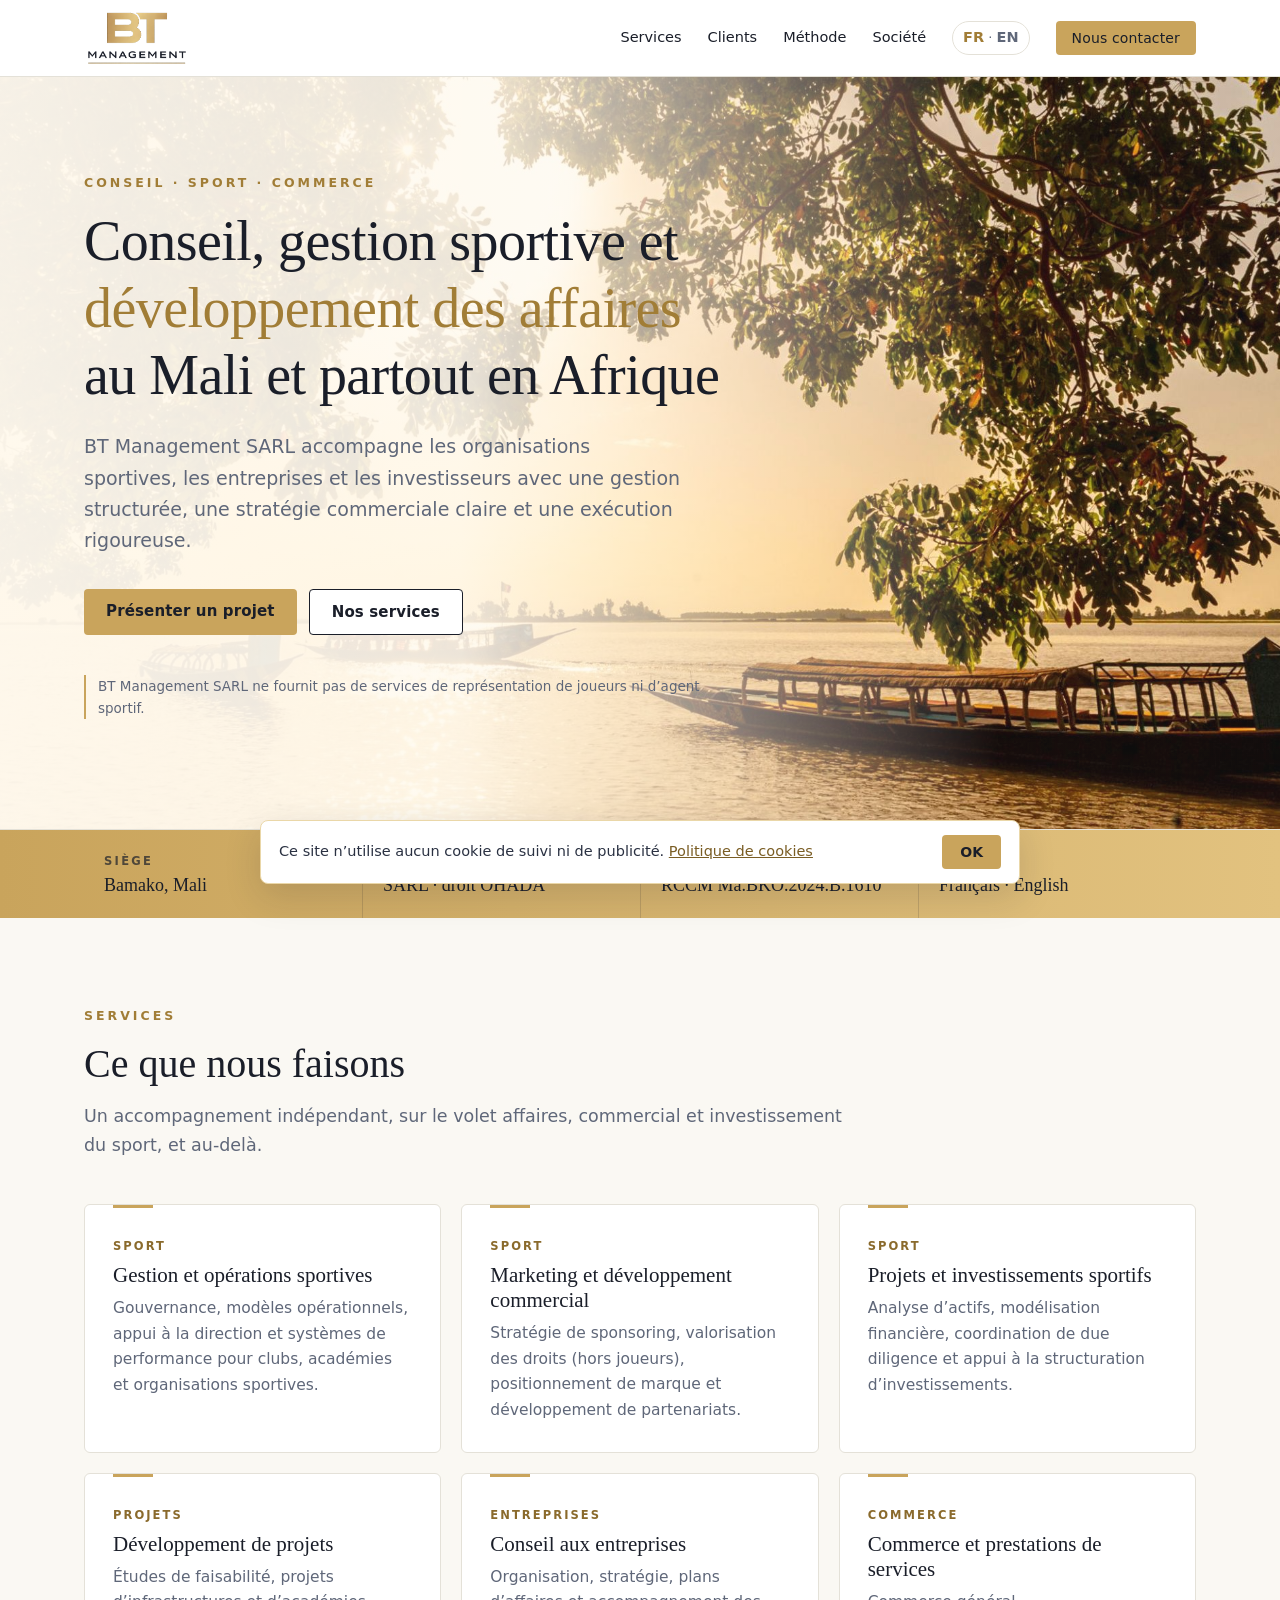
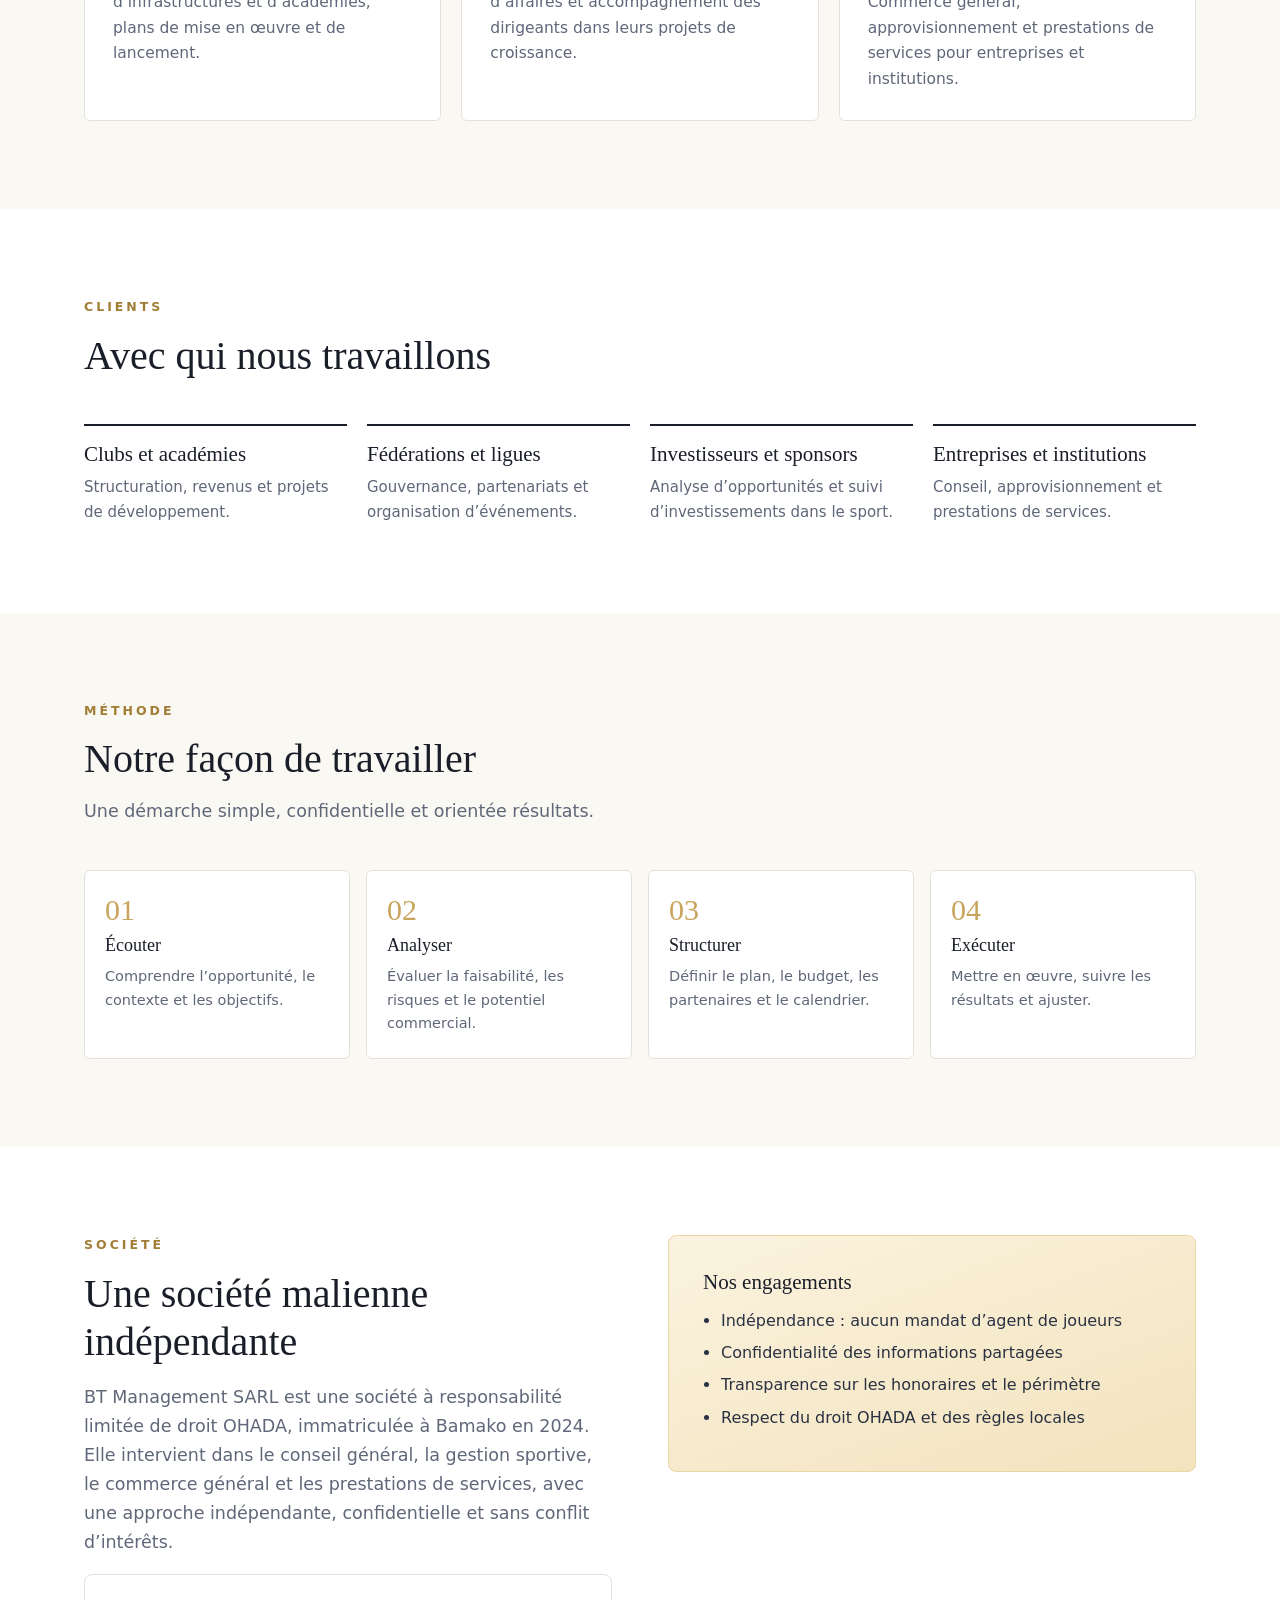
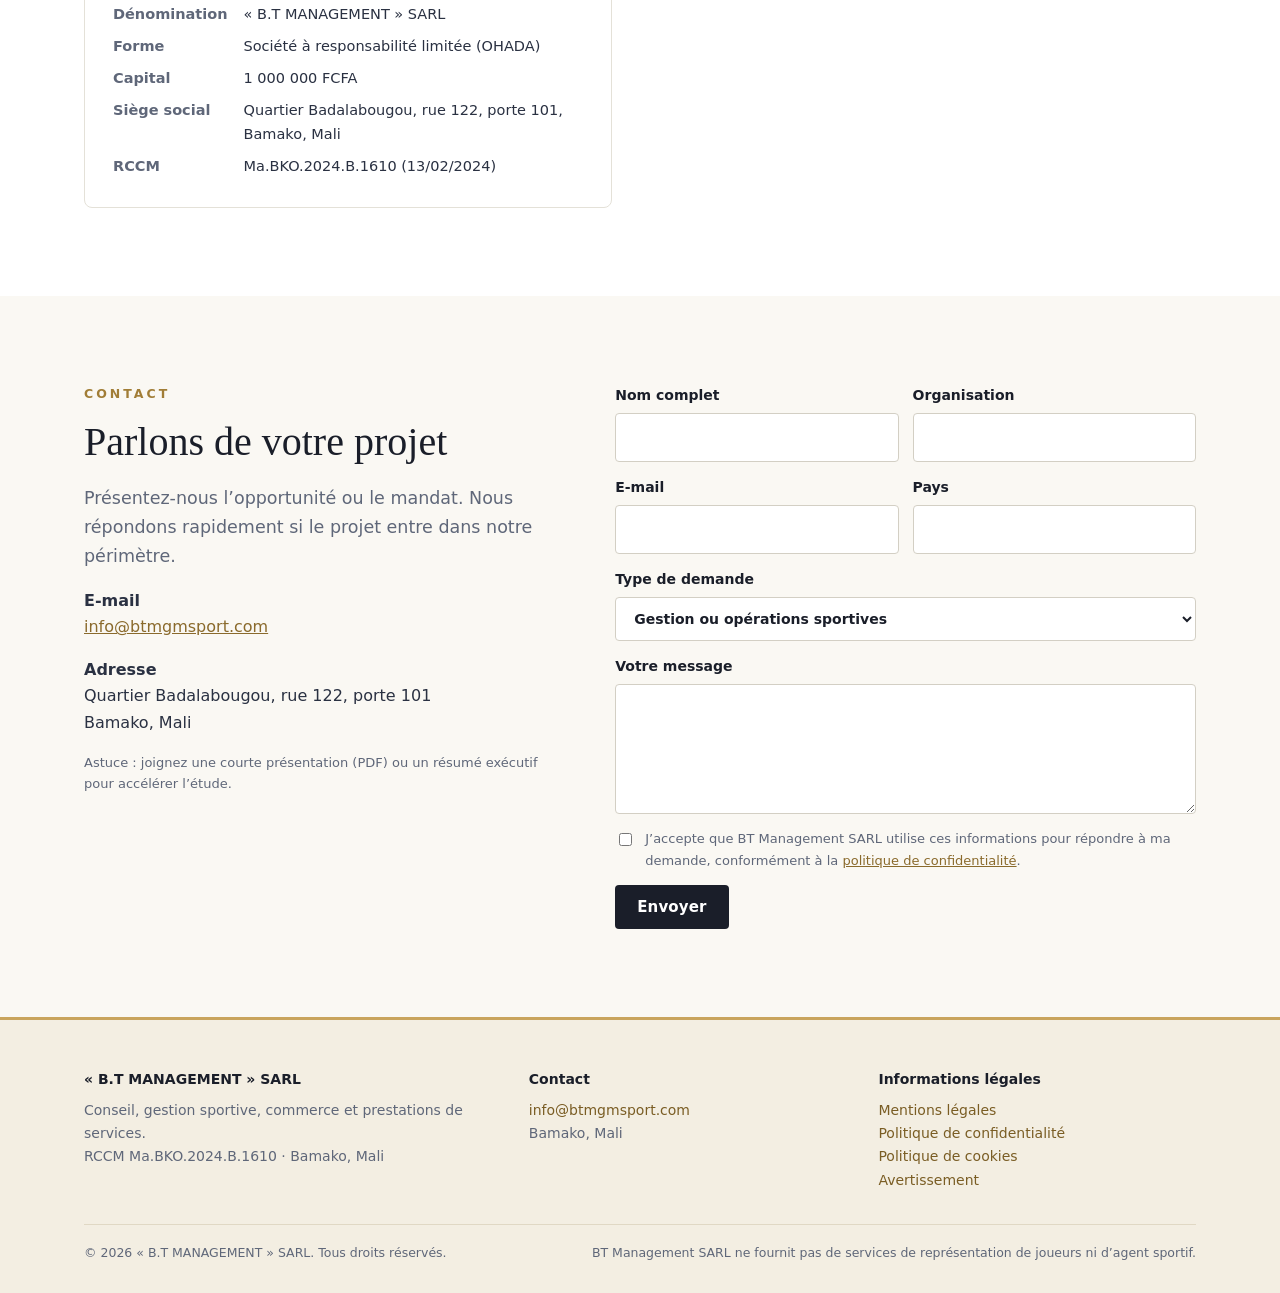
<file: index.html>
<!DOCTYPE html>
<html lang="fr">
<head>
<meta charset="utf-8"><meta name="viewport" content="width=device-width, initial-scale=1">
<title>BT Management SARL | Conseil, gestion sportive et commerce, Bamako</title>
<meta name="description" content="BT Management SARL, société de conseil basée à Bamako (Mali) : gestion et marketing sportifs, accompagnement de projets et d’investissements, conseil aux entreprises, commerce et prestations de services.">
<link rel="icon" type="image/png" sizes="32x32" href="/favicon.png"><link rel="apple-touch-icon" href="/assets/favicon.png">
<link rel="stylesheet" href="/assets/site.css">
<meta property="og:title" content="BT Management SARL | Conseil, gestion sportive et commerce, Bamako"><meta property="og:description" content="BT Management SARL, société de conseil basée à Bamako (Mali) : gestion et marketing sportifs, accompagnement de projets et d’investissements, conseil aux entreprises, commerce et prestations de services."><meta property="og:image" content="https://btmgmsport.com/assets/og.jpg">
<link rel="alternate" hreflang="fr" href="https://btmgmsport.com/"><link rel="alternate" hreflang="en" href="https://btmgmsport.com/en/"><link rel="alternate" hreflang="x-default" href="https://btmgmsport.com/">
<script type="application/ld+json">{"@context":"https://schema.org","@type":"Organization","name":"B.T MANAGEMENT SARL","url":"https://btmgmsport.com","logo":"https://btmgmsport.com/assets/og.jpg","email":"info@btmgmsport.com","address":{"@type":"PostalAddress","streetAddress":"Quartier Badalabougou, rue 122, porte 101","addressLocality":"Bamako","addressCountry":"ML"}}</script>
</head>
<body><a class="skip" href="#main">Aller au contenu</a>
<header class="top"><div class="wrap nav">
  <a class="brand" href="/"><img src="/assets/logo-light.png" alt="BT Management" width="145" height="80"></a>
  <button class="menu" type="button" aria-expanded="false" aria-controls="links">Menu</button>
  <nav class="links" id="links" aria-label="Navigation">
   <a href="#services">Services</a><a href="#clients">Clients</a><a href="#approach">Méthode</a><a href="#company">Société</a>
   <span class="lang"><a href="/" hreflang="fr" lang="fr" aria-current="true">FR</a> · <a href="/en/" hreflang="en" lang="en">EN</a></span>
   <a class="btn small" href="#contact">Nous contacter</a>
  </nav>
</div></header>
<main id="main">
<section class="hero" style="padding:0"><div class="wrap">
 <p class="eyebrow">Conseil · Sport · Commerce</p>
 <h1>Conseil, gestion sportive et <em>développement des affaires</em> au Mali et partout en Afrique</h1>
 <p class="lead">BT Management SARL accompagne les organisations sportives, les entreprises et les investisseurs avec une gestion structurée, une stratégie commerciale claire et une exécution rigoureuse.</p>
 <div class="cta"><a class="btn" href="#contact">Présenter un projet</a><a class="btn ghost" href="#services">Nos services</a></div>
 <p class="notice">BT Management SARL ne fournit pas de services de représentation de joueurs ni d’agent sportif.</p>
</div></section>
<div class="facts" role="list"><div class="wrap"><div class="fact" role="listitem"><span>Siège</span><strong>Bamako, Mali</strong></div><div class="fact" role="listitem"><span>Forme</span><strong>SARL · droit OHADA</strong></div><div class="fact" role="listitem"><span>Registre</span><strong>RCCM Ma.BKO.2024.B.1610</strong></div><div class="fact" role="listitem"><span>Langues</span><strong>Français · English</strong></div></div></div>
<section id="services" class="alt"><div class="wrap">
 <div class="intro"><p class="eyebrow">Services</p><h2>Ce que nous faisons</h2><p>Un accompagnement indépendant, sur le volet affaires, commercial et investissement du sport, et au-delà.</p></div>
 <div class="grid"><div class="card"><span class="tag">Sport</span><h3>Gestion et opérations sportives</h3><p>Gouvernance, modèles opérationnels, appui à la direction et systèmes de performance pour clubs, académies et organisations sportives.</p></div><div class="card"><span class="tag">Sport</span><h3>Marketing et développement commercial</h3><p>Stratégie de sponsoring, valorisation des droits (hors joueurs), positionnement de marque et développement de partenariats.</p></div><div class="card"><span class="tag">Sport</span><h3>Projets et investissements sportifs</h3><p>Analyse d’actifs, modélisation financière, coordination de due diligence et appui à la structuration d’investissements.</p></div><div class="card"><span class="tag">Projets</span><h3>Développement de projets</h3><p>Études de faisabilité, projets d’infrastructures et d’académies, plans de mise en œuvre et de lancement.</p></div><div class="card"><span class="tag">Entreprises</span><h3>Conseil aux entreprises</h3><p>Organisation, stratégie, plans d’affaires et accompagnement des dirigeants dans leurs projets de croissance.</p></div><div class="card"><span class="tag">Commerce</span><h3>Commerce et prestations de services</h3><p>Commerce général, approvisionnement et prestations de services pour entreprises et institutions.</p></div></div>
</div></section>
<section id="clients"><div class="wrap">
 <div class="intro"><p class="eyebrow">Clients</p><h2>Avec qui nous travaillons</h2></div>
 <div class="who"><div><h3>Clubs et académies</h3><p>Structuration, revenus et projets de développement.</p></div><div><h3>Fédérations et ligues</h3><p>Gouvernance, partenariats et organisation d’événements.</p></div><div><h3>Investisseurs et sponsors</h3><p>Analyse d’opportunités et suivi d’investissements dans le sport.</p></div><div><h3>Entreprises et institutions</h3><p>Conseil, approvisionnement et prestations de services.</p></div></div>
</div></section>
<section id="approach" class="alt"><div class="wrap">
 <div class="intro"><p class="eyebrow">Méthode</p><h2>Notre façon de travailler</h2><p>Une démarche simple, confidentielle et orientée résultats.</p></div>
 <div class="steps"><div class="step"><h3>Écouter</h3><p>Comprendre l’opportunité, le contexte et les objectifs.</p></div><div class="step"><h3>Analyser</h3><p>Évaluer la faisabilité, les risques et le potentiel commercial.</p></div><div class="step"><h3>Structurer</h3><p>Définir le plan, le budget, les partenaires et le calendrier.</p></div><div class="step"><h3>Exécuter</h3><p>Mettre en œuvre, suivre les résultats et ajuster.</p></div></div>
</div></section>
<section id="company"><div class="wrap split">
 <div><p class="eyebrow">Société</p><h2>Une société malienne indépendante</h2><p style="color:var(--muted);font-size:17.5px">BT Management SARL est une société à responsabilité limitée de droit OHADA, immatriculée à Bamako en 2024. Elle intervient dans le conseil général, la gestion sportive, le commerce général et les prestations de services, avec une approche indépendante, confidentielle et sans conflit d’intérêts.</p>
  <div class="idcard"><dl><dt>Dénomination</dt><dd>« B.T MANAGEMENT » SARL</dd><dt>Forme</dt><dd>Société à responsabilité limitée (OHADA)</dd><dt>Capital</dt><dd>1 000 000 FCFA</dd><dt>Siège social</dt><dd>Quartier Badalabougou, rue 122, porte 101, Bamako, Mali</dd><dt>RCCM</dt><dd>Ma.BKO.2024.B.1610 (13/02/2024)</dd></dl></div></div>
 <div class="panel"><h3>Nos engagements</h3><ul><li>Indépendance : aucun mandat d’agent de joueurs</li><li>Confidentialité des informations partagées</li><li>Transparence sur les honoraires et le périmètre</li><li>Respect du droit OHADA et des règles locales</li></ul></div>
</div></section>
<section id="contact" class="alt"><div class="wrap contact">
 <div><p class="eyebrow">Contact</p><h2>Parlons de votre projet</h2><p style="color:var(--muted);font-size:17.5px">Présentez-nous l’opportunité ou le mandat. Nous répondons rapidement si le projet entre dans notre périmètre.</p>
  <p><strong>E-mail</strong><br><a href="mailto:info@btmgmsport.com">info@btmgmsport.com</a></p>
  <p><strong>Adresse</strong><br>Quartier Badalabougou, rue 122, porte 101<br>Bamako, Mali</p>
  <p class="note">Astuce : joignez une courte présentation (PDF) ou un résumé exécutif pour accélérer l’étude.</p></div>
 <form name="contact" method="POST" data-netlify="true" netlify-honeypot="company_website" action="/merci.html" data-fail="Envoi impossible. Écrivez-nous à info@btmgmsport.com.">
  <input type="hidden" name="form-name" value="contact"><input type="hidden" name="language" value="fr">
  <p class="hp"><label>Laisser vide <input name="company_website"></label></p>
  <div class="row"><label>Nom complet<input name="name" autocomplete="name" required></label><label>Organisation<input name="organisation" autocomplete="organization"></label></div>
  <div class="row"><label>E-mail<input type="email" name="email" autocomplete="email" required></label><label>Pays<input name="country" autocomplete="country-name"></label></div>
  <label>Type de demande<select name="type"><option>Gestion ou opérations sportives</option><option>Marketing ou partenariat commercial</option><option>Projet ou investissement sportif</option><option>Conseil aux entreprises</option><option>Commerce ou prestation de services</option><option>Autre</option></select></label>
  <label>Votre message<textarea name="message" required></textarea></label>
  <label style="display:flex;gap:10px;align-items:flex-start;font-weight:400"><input type="checkbox" name="consent" required style="width:auto;margin-top:5px"> <span class="note">J’accepte que BT Management SARL utilise ces informations pour répondre à ma demande, conformément à la <a href="/legal/fr/privacy.html">politique de confidentialité</a>.</span></label>
  <div><button class="btn dark" type="submit">Envoyer</button></div>
 </form>
</div></section>
</main>
<footer><div class="wrap">
 <div class="cols">
  <div><b>« B.T MANAGEMENT » SARL</b><p style="margin:8px 0 0">Conseil, gestion sportive, commerce et prestations de services.<br>RCCM Ma.BKO.2024.B.1610 · Bamako, Mali</p></div>
  <div><b>Contact</b><p style="margin:8px 0 0"><a href="mailto:info@btmgmsport.com">info@btmgmsport.com</a><br>Bamako, Mali</p></div>
  <div><b>Informations légales</b><p style="margin:8px 0 0"><a href="/legal/fr/notice.html">Mentions légales</a><br><a href="/legal/fr/privacy.html">Politique de confidentialité</a><br><a href="/legal/fr/cookies.html">Politique de cookies</a><br><a href="/legal/fr/disclaimer.html">Avertissement</a></p></div>
 </div>
 <div class="legal"><span>© <span class="yr">2026</span> « B.T MANAGEMENT » SARL. Tous droits réservés.</span><span>BT Management SARL ne fournit pas de services de représentation de joueurs ni d’agent sportif.</span></div>
</div></footer>
<script src="/assets/site.js" defer></script>
<script src="/assets/cookie-notice.js" defer></script>
</body></html>
</file>
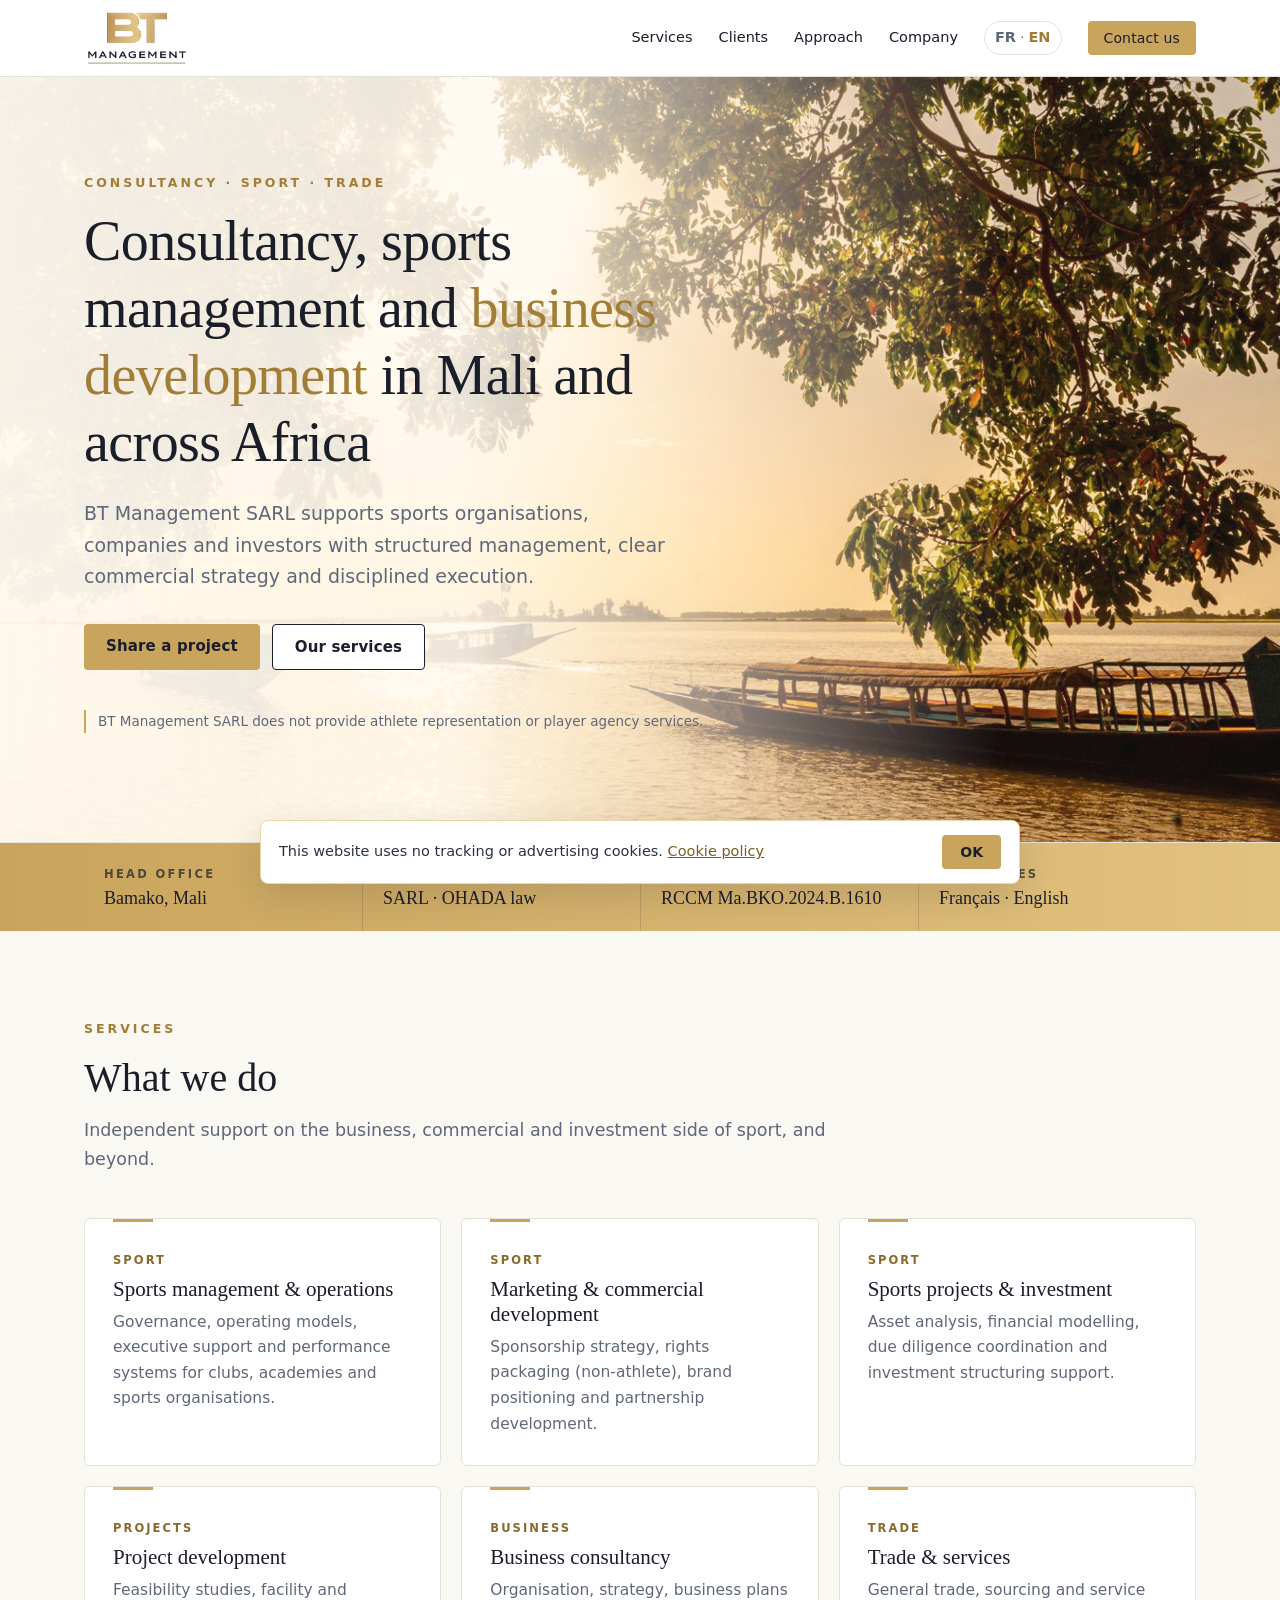
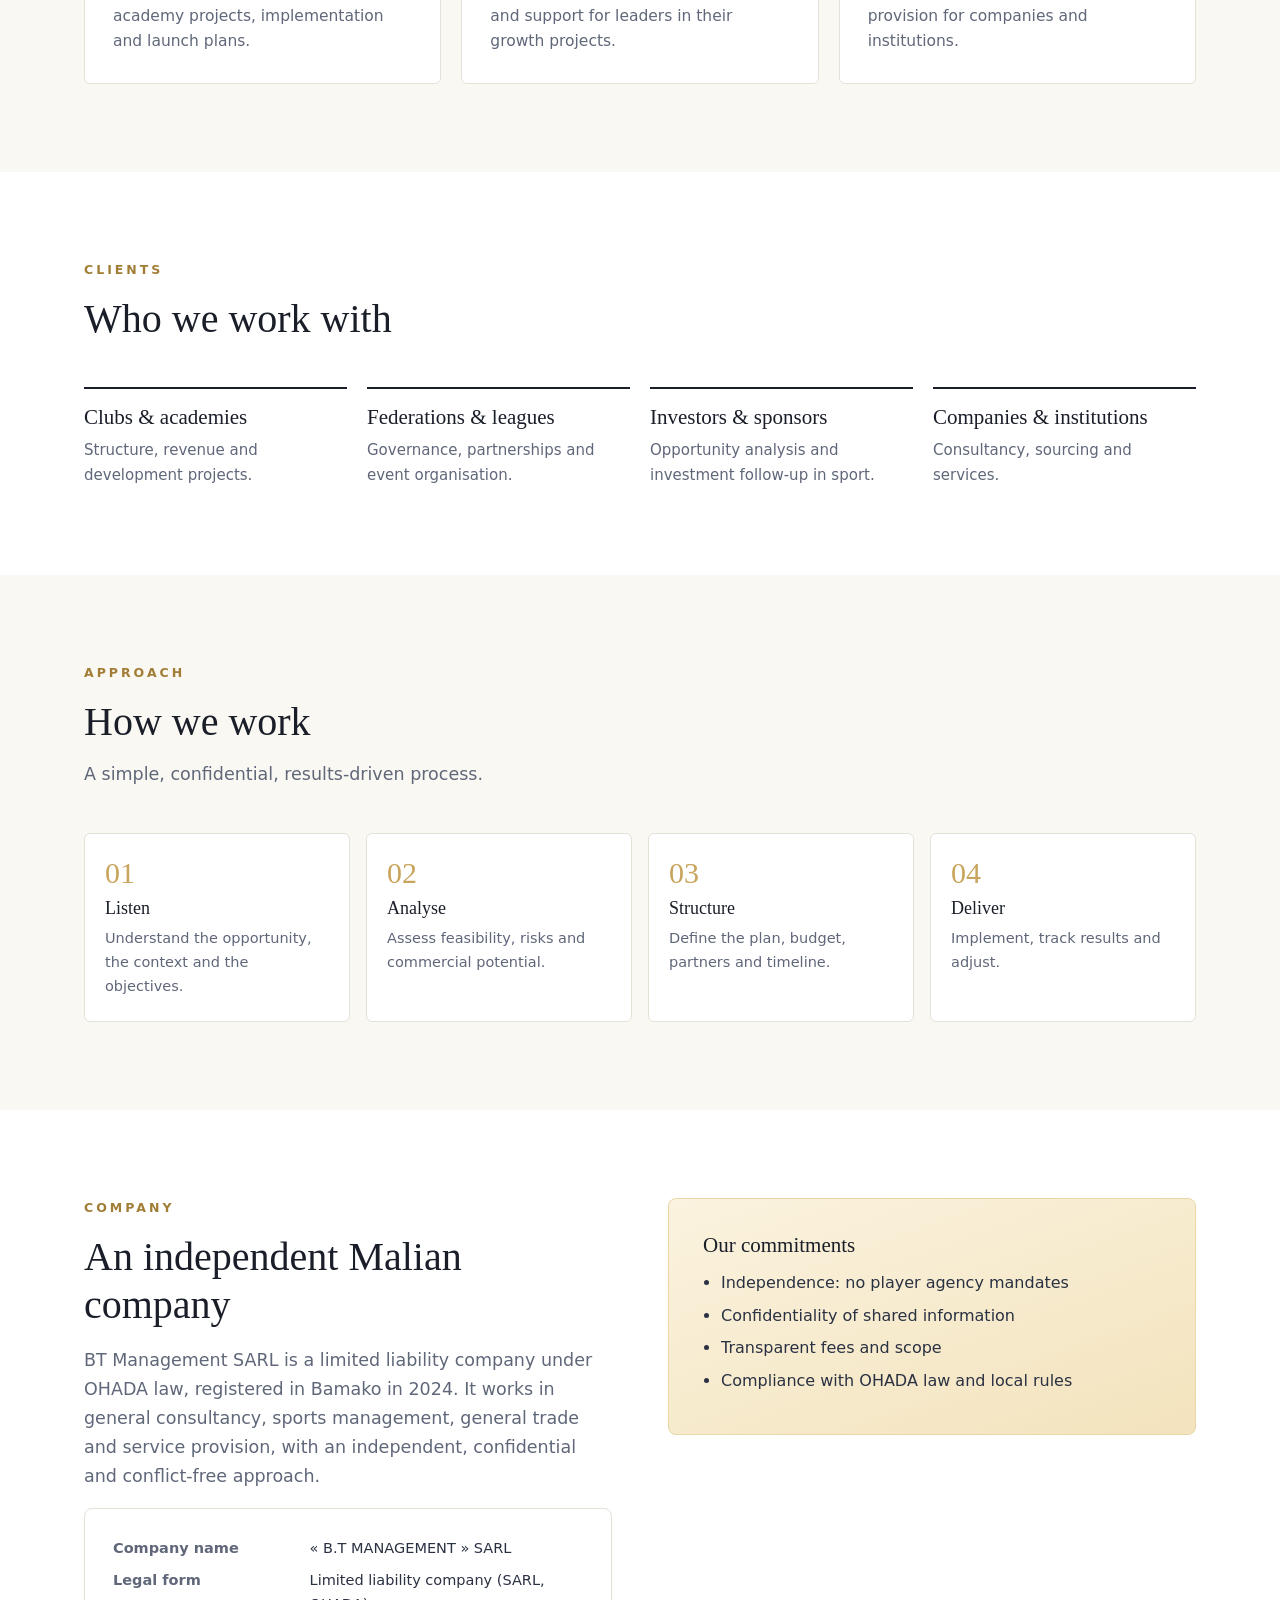
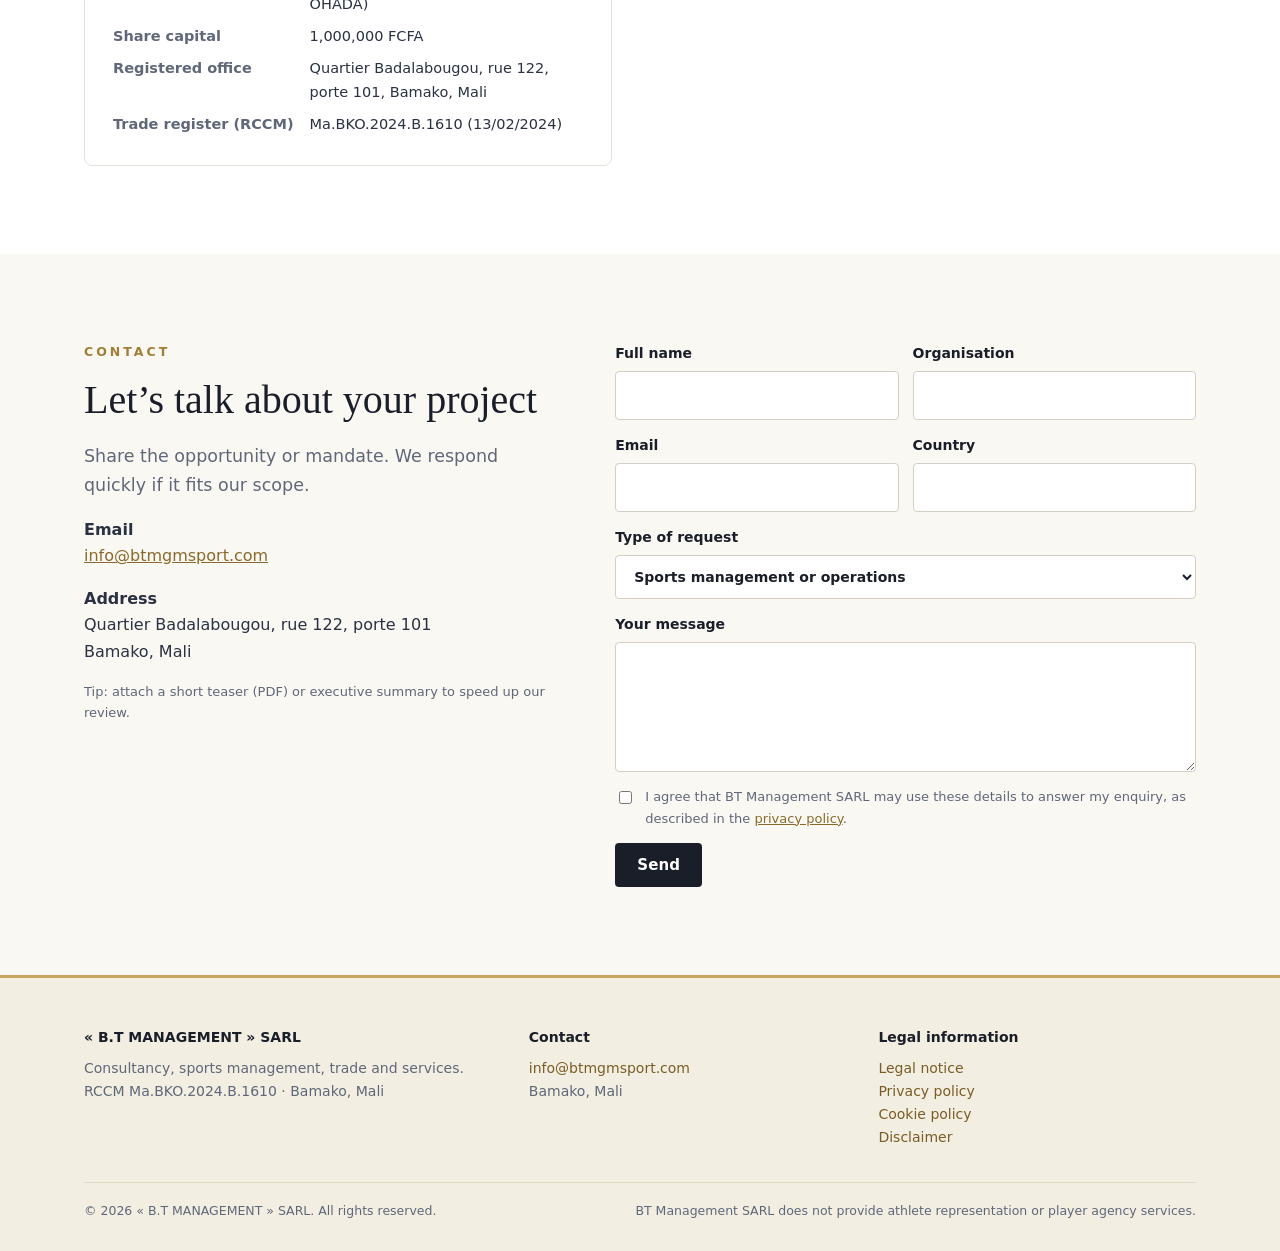
<file: en/index.html>
<!DOCTYPE html>
<html lang="en">
<head>
<meta charset="utf-8"><meta name="viewport" content="width=device-width, initial-scale=1">
<title>BT Management SARL | Consultancy, sports management and trade, Bamako</title>
<meta name="description" content="BT Management SARL is a consultancy based in Bamako, Mali: sports management and marketing, project and investment support, business consultancy, trade and services.">
<link rel="icon" type="image/png" sizes="32x32" href="/favicon.png"><link rel="apple-touch-icon" href="/assets/favicon.png">
<link rel="stylesheet" href="/assets/site.css">
<meta property="og:title" content="BT Management SARL | Consultancy, sports management and trade, Bamako"><meta property="og:description" content="BT Management SARL is a consultancy based in Bamako, Mali: sports management and marketing, project and investment support, business consultancy, trade and services."><meta property="og:image" content="https://btmgmsport.com/assets/og.jpg">
<link rel="alternate" hreflang="fr" href="https://btmgmsport.com/"><link rel="alternate" hreflang="en" href="https://btmgmsport.com/en/"><link rel="alternate" hreflang="x-default" href="https://btmgmsport.com/">
<script type="application/ld+json">{"@context":"https://schema.org","@type":"Organization","name":"B.T MANAGEMENT SARL","url":"https://btmgmsport.com","logo":"https://btmgmsport.com/assets/og.jpg","email":"info@btmgmsport.com","address":{"@type":"PostalAddress","streetAddress":"Quartier Badalabougou, rue 122, porte 101","addressLocality":"Bamako","addressCountry":"ML"}}</script>
</head>
<body><a class="skip" href="#main">Skip to content</a>
<header class="top"><div class="wrap nav">
  <a class="brand" href="/en/"><img src="/assets/logo-light.png" alt="BT Management" width="145" height="80"></a>
  <button class="menu" type="button" aria-expanded="false" aria-controls="links">Menu</button>
  <nav class="links" id="links" aria-label="Navigation">
   <a href="#services">Services</a><a href="#clients">Clients</a><a href="#approach">Approach</a><a href="#company">Company</a>
   <span class="lang"><a href="/" hreflang="fr" lang="fr">FR</a> · <a href="/en/" hreflang="en" lang="en" aria-current="true">EN</a></span>
   <a class="btn small" href="#contact">Contact us</a>
  </nav>
</div></header>
<main id="main">
<section class="hero" style="padding:0"><div class="wrap">
 <p class="eyebrow">Consultancy · Sport · Trade</p>
 <h1>Consultancy, sports management and <em>business development</em> in Mali and across Africa</h1>
 <p class="lead">BT Management SARL supports sports organisations, companies and investors with structured management, clear commercial strategy and disciplined execution.</p>
 <div class="cta"><a class="btn" href="#contact">Share a project</a><a class="btn ghost" href="#services">Our services</a></div>
 <p class="notice">BT Management SARL does not provide athlete representation or player agency services.</p>
</div></section>
<div class="facts" role="list"><div class="wrap"><div class="fact" role="listitem"><span>Head office</span><strong>Bamako, Mali</strong></div><div class="fact" role="listitem"><span>Legal form</span><strong>SARL · OHADA law</strong></div><div class="fact" role="listitem"><span>Registry</span><strong>RCCM Ma.BKO.2024.B.1610</strong></div><div class="fact" role="listitem"><span>Languages</span><strong>Français · English</strong></div></div></div>
<section id="services" class="alt"><div class="wrap">
 <div class="intro"><p class="eyebrow">Services</p><h2>What we do</h2><p>Independent support on the business, commercial and investment side of sport, and beyond.</p></div>
 <div class="grid"><div class="card"><span class="tag">Sport</span><h3>Sports management & operations</h3><p>Governance, operating models, executive support and performance systems for clubs, academies and sports organisations.</p></div><div class="card"><span class="tag">Sport</span><h3>Marketing & commercial development</h3><p>Sponsorship strategy, rights packaging (non-athlete), brand positioning and partnership development.</p></div><div class="card"><span class="tag">Sport</span><h3>Sports projects & investment</h3><p>Asset analysis, financial modelling, due diligence coordination and investment structuring support.</p></div><div class="card"><span class="tag">Projects</span><h3>Project development</h3><p>Feasibility studies, facility and academy projects, implementation and launch plans.</p></div><div class="card"><span class="tag">Business</span><h3>Business consultancy</h3><p>Organisation, strategy, business plans and support for leaders in their growth projects.</p></div><div class="card"><span class="tag">Trade</span><h3>Trade & services</h3><p>General trade, sourcing and service provision for companies and institutions.</p></div></div>
</div></section>
<section id="clients"><div class="wrap">
 <div class="intro"><p class="eyebrow">Clients</p><h2>Who we work with</h2></div>
 <div class="who"><div><h3>Clubs & academies</h3><p>Structure, revenue and development projects.</p></div><div><h3>Federations & leagues</h3><p>Governance, partnerships and event organisation.</p></div><div><h3>Investors & sponsors</h3><p>Opportunity analysis and investment follow-up in sport.</p></div><div><h3>Companies & institutions</h3><p>Consultancy, sourcing and services.</p></div></div>
</div></section>
<section id="approach" class="alt"><div class="wrap">
 <div class="intro"><p class="eyebrow">Approach</p><h2>How we work</h2><p>A simple, confidential, results-driven process.</p></div>
 <div class="steps"><div class="step"><h3>Listen</h3><p>Understand the opportunity, the context and the objectives.</p></div><div class="step"><h3>Analyse</h3><p>Assess feasibility, risks and commercial potential.</p></div><div class="step"><h3>Structure</h3><p>Define the plan, budget, partners and timeline.</p></div><div class="step"><h3>Deliver</h3><p>Implement, track results and adjust.</p></div></div>
</div></section>
<section id="company"><div class="wrap split">
 <div><p class="eyebrow">Company</p><h2>An independent Malian company</h2><p style="color:var(--muted);font-size:17.5px">BT Management SARL is a limited liability company under OHADA law, registered in Bamako in 2024. It works in general consultancy, sports management, general trade and service provision, with an independent, confidential and conflict-free approach.</p>
  <div class="idcard"><dl><dt>Company name</dt><dd>« B.T MANAGEMENT » SARL</dd><dt>Legal form</dt><dd>Limited liability company (SARL, OHADA)</dd><dt>Share capital</dt><dd>1,000,000 FCFA</dd><dt>Registered office</dt><dd>Quartier Badalabougou, rue 122, porte 101, Bamako, Mali</dd><dt>Trade register (RCCM)</dt><dd>Ma.BKO.2024.B.1610 (13/02/2024)</dd></dl></div></div>
 <div class="panel"><h3>Our commitments</h3><ul><li>Independence: no player agency mandates</li><li>Confidentiality of shared information</li><li>Transparent fees and scope</li><li>Compliance with OHADA law and local rules</li></ul></div>
</div></section>
<section id="contact" class="alt"><div class="wrap contact">
 <div><p class="eyebrow">Contact</p><h2>Let’s talk about your project</h2><p style="color:var(--muted);font-size:17.5px">Share the opportunity or mandate. We respond quickly if it fits our scope.</p>
  <p><strong>Email</strong><br><a href="mailto:info@btmgmsport.com">info@btmgmsport.com</a></p>
  <p><strong>Address</strong><br>Quartier Badalabougou, rue 122, porte 101<br>Bamako, Mali</p>
  <p class="note">Tip: attach a short teaser (PDF) or executive summary to speed up our review.</p></div>
 <form name="contact" method="POST" data-netlify="true" netlify-honeypot="company_website" action="/en/thanks.html" data-fail="Sending failed. Please email info@btmgmsport.com.">
  <input type="hidden" name="form-name" value="contact"><input type="hidden" name="language" value="en">
  <p class="hp"><label>Leave empty <input name="company_website"></label></p>
  <div class="row"><label>Full name<input name="name" autocomplete="name" required></label><label>Organisation<input name="organisation" autocomplete="organization"></label></div>
  <div class="row"><label>Email<input type="email" name="email" autocomplete="email" required></label><label>Country<input name="country" autocomplete="country-name"></label></div>
  <label>Type of request<select name="type"><option>Sports management or operations</option><option>Marketing or commercial partnership</option><option>Sports project or investment</option><option>Business consultancy</option><option>Trade or services</option><option>Other</option></select></label>
  <label>Your message<textarea name="message" required></textarea></label>
  <label style="display:flex;gap:10px;align-items:flex-start;font-weight:400"><input type="checkbox" name="consent" required style="width:auto;margin-top:5px"> <span class="note">I agree that BT Management SARL may use these details to answer my enquiry, as described in the <a href="/legal/en/privacy.html">privacy policy</a>.</span></label>
  <div><button class="btn dark" type="submit">Send</button></div>
 </form>
</div></section>
</main>
<footer><div class="wrap">
 <div class="cols">
  <div><b>« B.T MANAGEMENT » SARL</b><p style="margin:8px 0 0">Consultancy, sports management, trade and services.<br>RCCM Ma.BKO.2024.B.1610 · Bamako, Mali</p></div>
  <div><b>Contact</b><p style="margin:8px 0 0"><a href="mailto:info@btmgmsport.com">info@btmgmsport.com</a><br>Bamako, Mali</p></div>
  <div><b>Legal information</b><p style="margin:8px 0 0"><a href="/legal/en/notice.html">Legal notice</a><br><a href="/legal/en/privacy.html">Privacy policy</a><br><a href="/legal/en/cookies.html">Cookie policy</a><br><a href="/legal/en/disclaimer.html">Disclaimer</a></p></div>
 </div>
 <div class="legal"><span>© <span class="yr">2026</span> « B.T MANAGEMENT » SARL. All rights reserved.</span><span>BT Management SARL does not provide athlete representation or player agency services.</span></div>
</div></footer>
<script src="/assets/site.js" defer></script>
<script src="/assets/cookie-notice.js" defer></script>
</body></html>
</file>
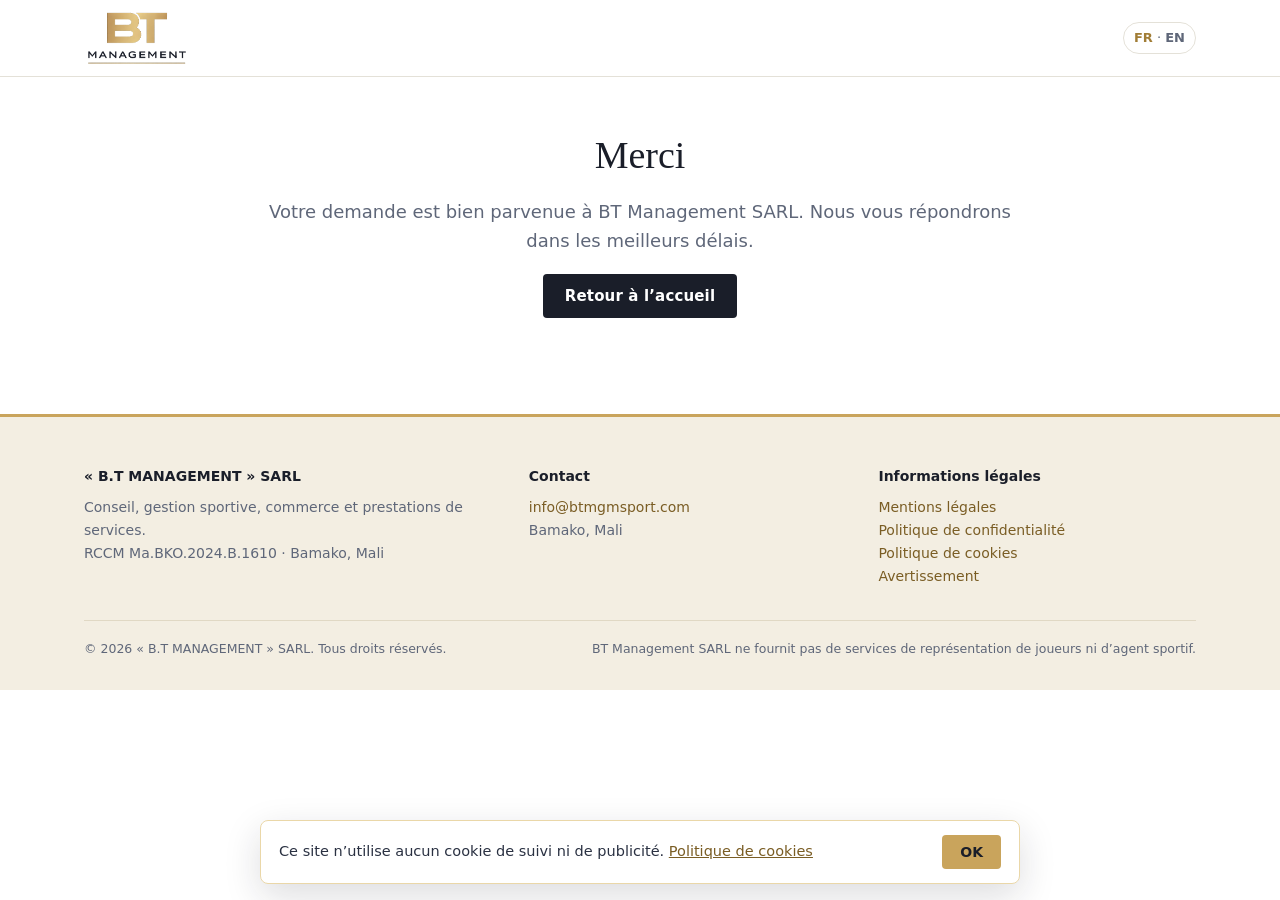
<file: merci.html>
<!DOCTYPE html>
<html lang="fr">
<head>
<meta charset="utf-8"><meta name="viewport" content="width=device-width, initial-scale=1">
<title>Merci | BT Management</title>
<meta name="description" content="BT Management SARL, société de conseil basée à Bamako (Mali) : gestion et marketing sportifs, accompagnement de projets et d’investissements, conseil aux entreprises, commerce et prestations de services.">
<link rel="icon" type="image/png" sizes="32x32" href="/favicon.png"><link rel="apple-touch-icon" href="/assets/favicon.png">
<link rel="stylesheet" href="/assets/site.css">
<meta property="og:title" content="Merci | BT Management"><meta property="og:description" content="BT Management SARL, société de conseil basée à Bamako (Mali) : gestion et marketing sportifs, accompagnement de projets et d’investissements, conseil aux entreprises, commerce et prestations de services."><meta property="og:image" content="https://btmgmsport.com/assets/og.jpg">
<meta name="robots" content="noindex">
</head>
<body><a class="skip" href="#main">Aller au contenu</a>
<header class="top"><div class="wrap nav">
  <a class="brand" href="/"><img src="/assets/logo-light.png" alt="BT Management" width="145" height="80"></a>
  <span class="lang"><a href="/merci.html" hreflang="fr" lang="fr" aria-current="true">FR</a> · <a href="/en/thanks.html" hreflang="en" lang="en">EN</a></span>
</div></header><main id="main" class="doc" style="text-align:center"><h1>Merci</h1><p style="color:var(--muted);font-size:18px">Votre demande est bien parvenue à BT Management SARL. Nous vous répondrons dans les meilleurs délais.</p><p><a class="btn dark" href="/">Retour à l’accueil</a></p></main><footer><div class="wrap">
 <div class="cols">
  <div><b>« B.T MANAGEMENT » SARL</b><p style="margin:8px 0 0">Conseil, gestion sportive, commerce et prestations de services.<br>RCCM Ma.BKO.2024.B.1610 · Bamako, Mali</p></div>
  <div><b>Contact</b><p style="margin:8px 0 0"><a href="mailto:info@btmgmsport.com">info@btmgmsport.com</a><br>Bamako, Mali</p></div>
  <div><b>Informations légales</b><p style="margin:8px 0 0"><a href="/legal/fr/notice.html">Mentions légales</a><br><a href="/legal/fr/privacy.html">Politique de confidentialité</a><br><a href="/legal/fr/cookies.html">Politique de cookies</a><br><a href="/legal/fr/disclaimer.html">Avertissement</a></p></div>
 </div>
 <div class="legal"><span>© <span class="yr">2026</span> « B.T MANAGEMENT » SARL. Tous droits réservés.</span><span>BT Management SARL ne fournit pas de services de représentation de joueurs ni d’agent sportif.</span></div>
</div></footer>
<script src="/assets/site.js" defer></script>
<script src="/assets/cookie-notice.js" defer></script>
</body></html>
</file>
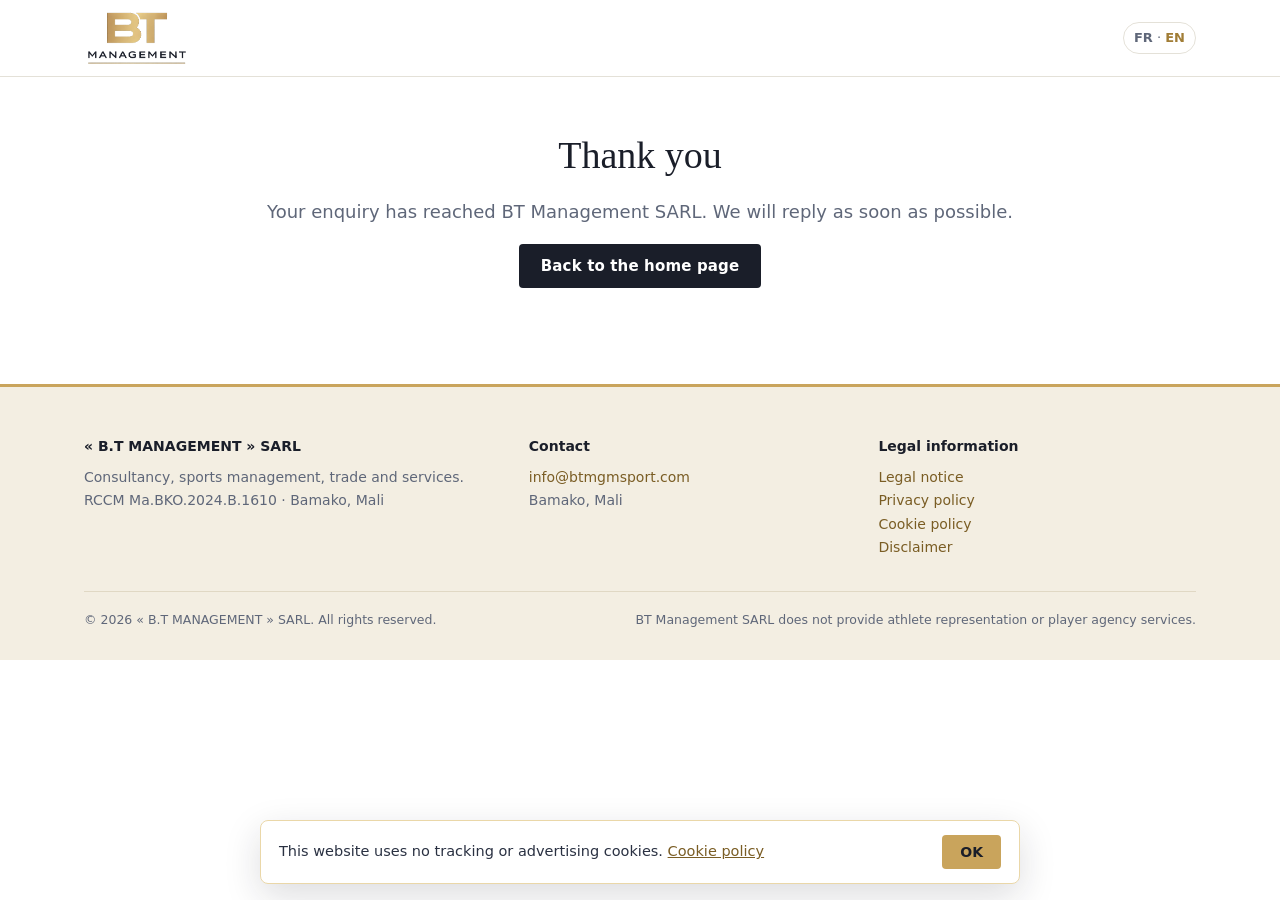
<file: en/thanks.html>
<!DOCTYPE html>
<html lang="en">
<head>
<meta charset="utf-8"><meta name="viewport" content="width=device-width, initial-scale=1">
<title>Thank you | BT Management</title>
<meta name="description" content="BT Management SARL is a consultancy based in Bamako, Mali: sports management and marketing, project and investment support, business consultancy, trade and services.">
<link rel="icon" type="image/png" sizes="32x32" href="/favicon.png"><link rel="apple-touch-icon" href="/assets/favicon.png">
<link rel="stylesheet" href="/assets/site.css">
<meta property="og:title" content="Thank you | BT Management"><meta property="og:description" content="BT Management SARL is a consultancy based in Bamako, Mali: sports management and marketing, project and investment support, business consultancy, trade and services."><meta property="og:image" content="https://btmgmsport.com/assets/og.jpg">
<meta name="robots" content="noindex">
</head>
<body><a class="skip" href="#main">Skip to content</a>
<header class="top"><div class="wrap nav">
  <a class="brand" href="/en/"><img src="/assets/logo-light.png" alt="BT Management" width="145" height="80"></a>
  <span class="lang"><a href="/merci.html" hreflang="fr" lang="fr">FR</a> · <a href="/en/thanks.html" hreflang="en" lang="en" aria-current="true">EN</a></span>
</div></header><main id="main" class="doc" style="text-align:center"><h1>Thank you</h1><p style="color:var(--muted);font-size:18px">Your enquiry has reached BT Management SARL. We will reply as soon as possible.</p><p><a class="btn dark" href="/en/">Back to the home page</a></p></main><footer><div class="wrap">
 <div class="cols">
  <div><b>« B.T MANAGEMENT » SARL</b><p style="margin:8px 0 0">Consultancy, sports management, trade and services.<br>RCCM Ma.BKO.2024.B.1610 · Bamako, Mali</p></div>
  <div><b>Contact</b><p style="margin:8px 0 0"><a href="mailto:info@btmgmsport.com">info@btmgmsport.com</a><br>Bamako, Mali</p></div>
  <div><b>Legal information</b><p style="margin:8px 0 0"><a href="/legal/en/notice.html">Legal notice</a><br><a href="/legal/en/privacy.html">Privacy policy</a><br><a href="/legal/en/cookies.html">Cookie policy</a><br><a href="/legal/en/disclaimer.html">Disclaimer</a></p></div>
 </div>
 <div class="legal"><span>© <span class="yr">2026</span> « B.T MANAGEMENT » SARL. All rights reserved.</span><span>BT Management SARL does not provide athlete representation or player agency services.</span></div>
</div></footer>
<script src="/assets/site.js" defer></script>
<script src="/assets/cookie-notice.js" defer></script>
</body></html>
</file>
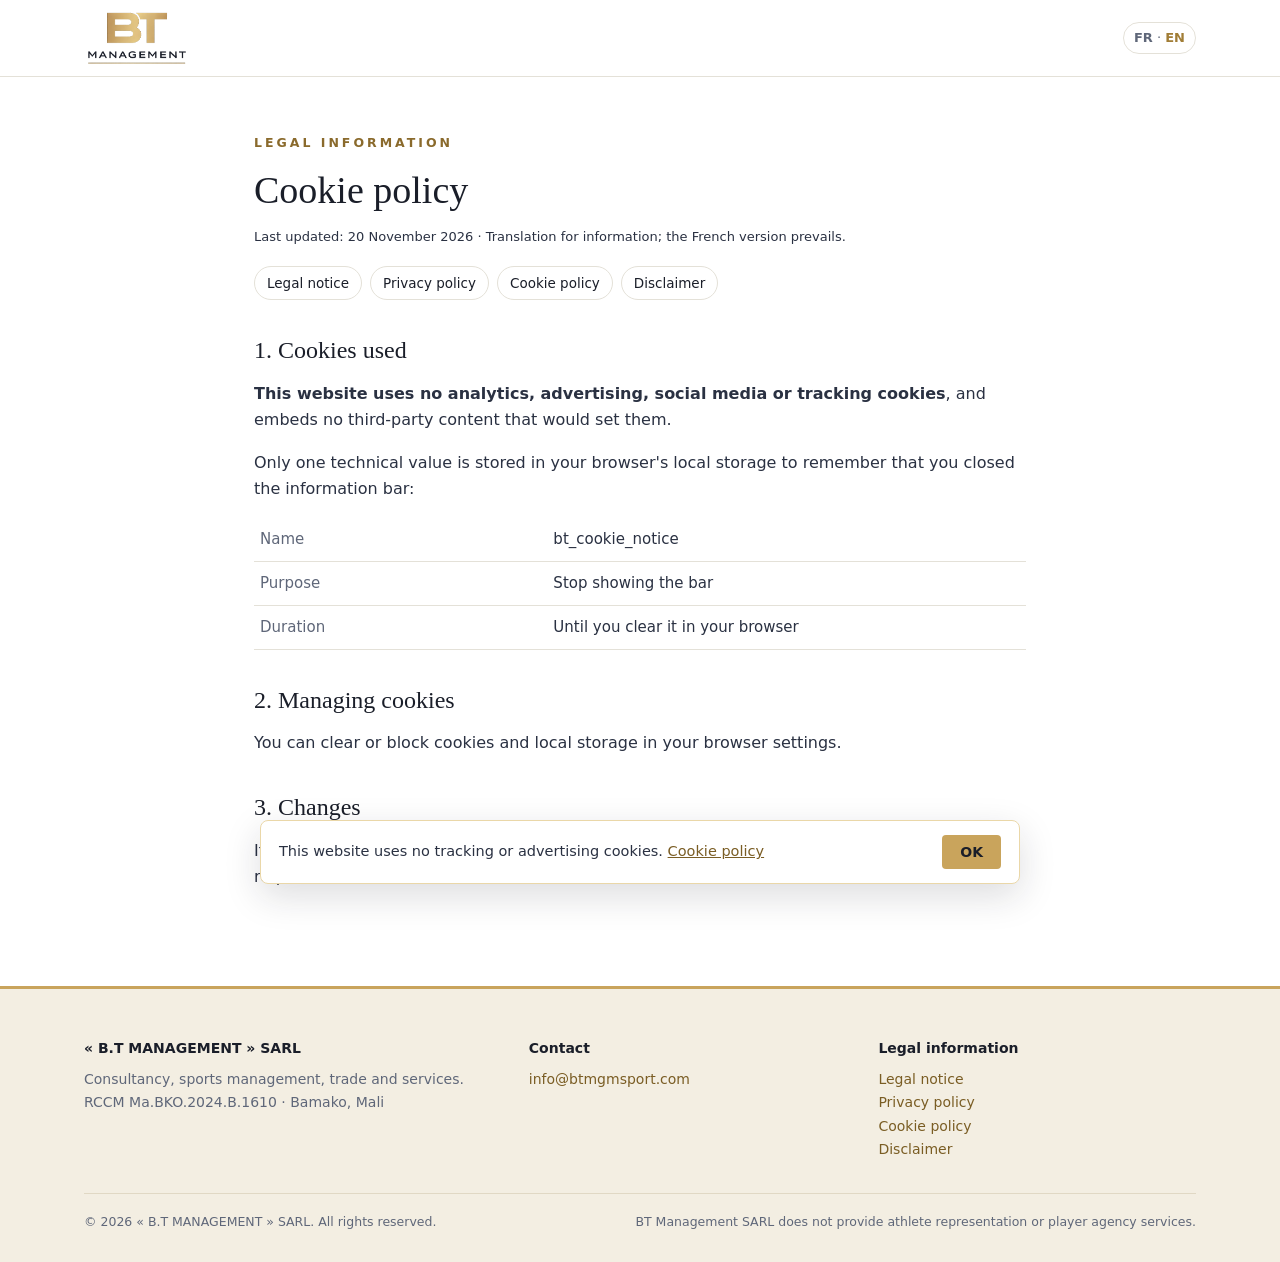
<file: legal/en/cookies.html>
<!DOCTYPE html>
<html lang="en"><head><meta charset="utf-8"><meta name="viewport" content="width=device-width, initial-scale=1"><title>Cookie policy | BT Management SARL</title>
<link rel="icon" type="image/png" sizes="32x32" href="/favicon.png"><link rel="stylesheet" href="/assets/site.css">
<link rel="alternate" hreflang="fr" href="https://btmgmsport.com/legal/fr/cookies.html"><link rel="alternate" hreflang="en" href="https://btmgmsport.com/legal/en/cookies.html"></head>
<body><header class="top"><div class="wrap nav"><a class="brand" href="/en/"><img src="/assets/logo-light.png" alt="BT Management" width="145" height="80"></a><span class="lang"><a href="/legal/fr/cookies.html" hreflang="fr" lang="fr">FR</a> · <a href="/legal/en/cookies.html" hreflang="en" lang="en" aria-current="true">EN</a></span></div></header>
<main class="doc"><p class="eyebrow">Legal information</p><h1>Cookie policy</h1><p class="note">Last updated: 20 November 2026 · Translation for information; the French version prevails.</p><nav class="legalnav"><a href="/legal/en/notice.html">Legal notice</a><a href="/legal/en/privacy.html">Privacy policy</a><a href="/legal/en/cookies.html">Cookie policy</a><a href="/legal/en/disclaimer.html">Disclaimer</a></nav>
<h2>1. Cookies used</h2><p><strong>This website uses no analytics, advertising, social media or tracking cookies</strong>, and embeds no third-party content that would set them.</p>
<p>Only one technical value is stored in your browser's local storage to remember that you closed the information bar:</p>
<table><tr><td>Name</td><td>bt_cookie_notice</td></tr><tr><td>Purpose</td><td>Stop showing the bar</td></tr><tr><td>Duration</td><td>Until you clear it in your browser</td></tr></table>
<h2>2. Managing cookies</h2><p>You can clear or block cookies and local storage in your browser settings.</p>
<h2>3. Changes</h2><p>If non-essential cookies were ever added, this policy would be updated and your prior consent requested.</p></main>
<footer><div class="wrap"><div class="cols"><div><b>« B.T MANAGEMENT » SARL</b><p style="margin:8px 0 0">Consultancy, sports management, trade and services.<br>RCCM Ma.BKO.2024.B.1610 · Bamako, Mali</p></div><div><b>Contact</b><p style="margin:8px 0 0"><a href="mailto:info@btmgmsport.com">info@btmgmsport.com</a></p></div><div><b>Legal information</b><p style="margin:8px 0 0"><a href="/legal/en/notice.html">Legal notice</a><br><a href="/legal/en/privacy.html">Privacy policy</a><br><a href="/legal/en/cookies.html">Cookie policy</a><br><a href="/legal/en/disclaimer.html">Disclaimer</a></p></div></div>
<div class="legal"><span>© 2026 « B.T MANAGEMENT » SARL. All rights reserved.</span><span>BT Management SARL does not provide athlete representation or player agency services.</span></div></div></footer>
<script src="/assets/cookie-notice.js" defer></script></body></html>
</file>
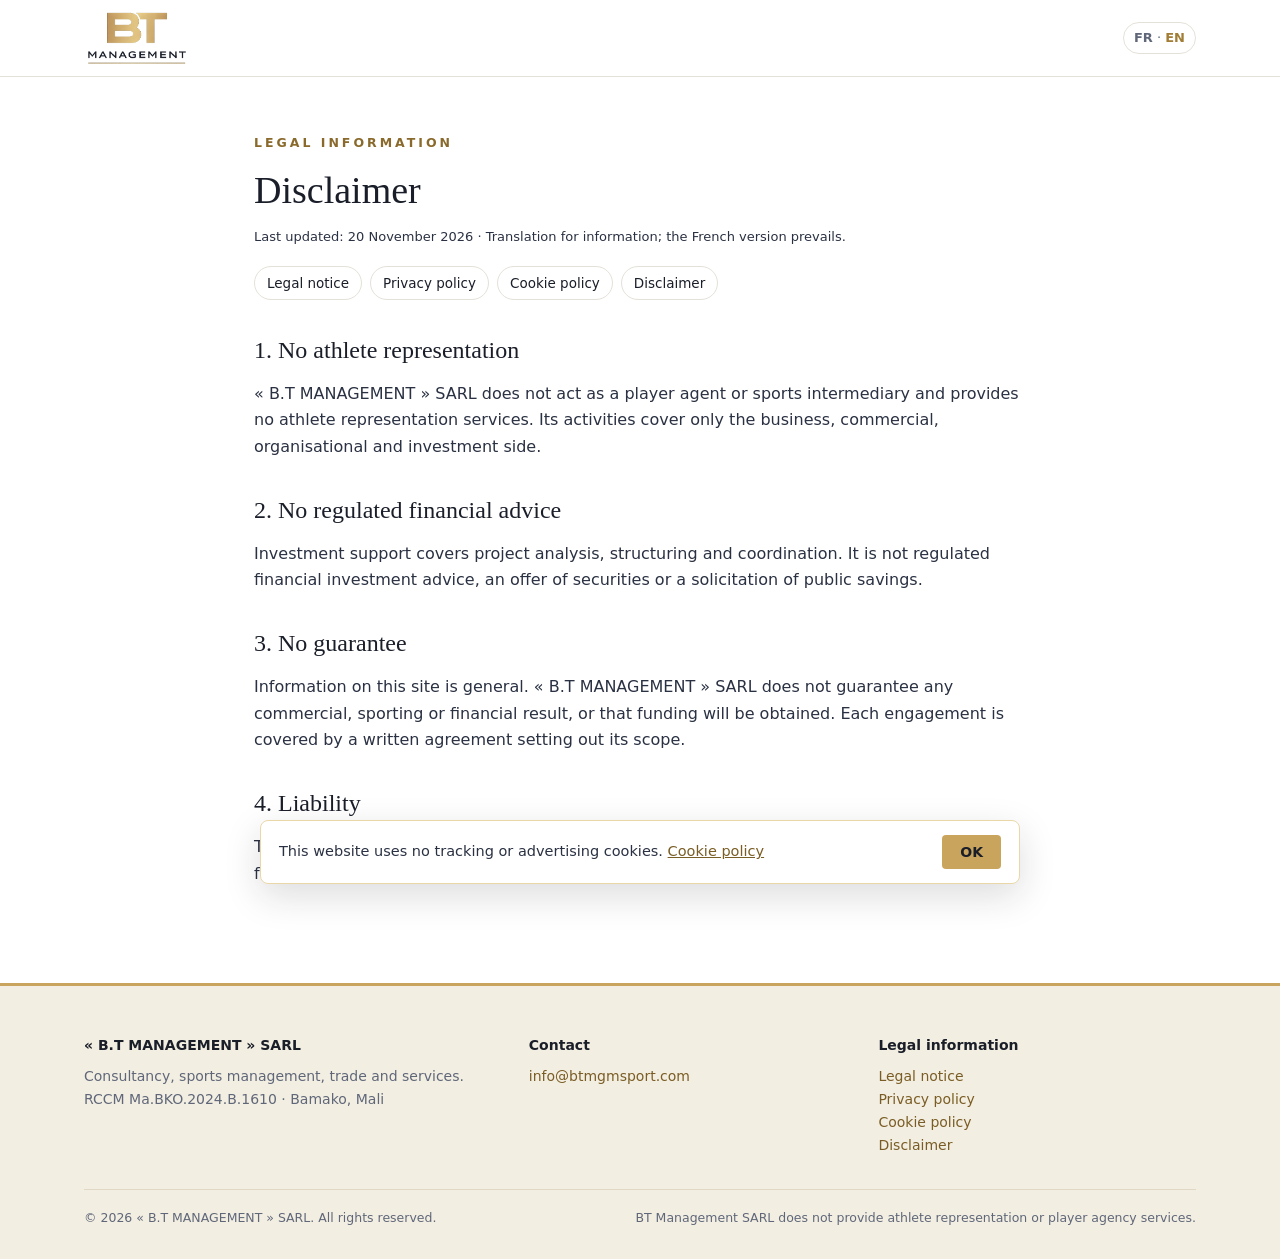
<file: legal/en/disclaimer.html>
<!DOCTYPE html>
<html lang="en"><head><meta charset="utf-8"><meta name="viewport" content="width=device-width, initial-scale=1"><title>Disclaimer | BT Management SARL</title>
<link rel="icon" type="image/png" sizes="32x32" href="/favicon.png"><link rel="stylesheet" href="/assets/site.css">
<link rel="alternate" hreflang="fr" href="https://btmgmsport.com/legal/fr/disclaimer.html"><link rel="alternate" hreflang="en" href="https://btmgmsport.com/legal/en/disclaimer.html"></head>
<body><header class="top"><div class="wrap nav"><a class="brand" href="/en/"><img src="/assets/logo-light.png" alt="BT Management" width="145" height="80"></a><span class="lang"><a href="/legal/fr/disclaimer.html" hreflang="fr" lang="fr">FR</a> · <a href="/legal/en/disclaimer.html" hreflang="en" lang="en" aria-current="true">EN</a></span></div></header>
<main class="doc"><p class="eyebrow">Legal information</p><h1>Disclaimer</h1><p class="note">Last updated: 20 November 2026 · Translation for information; the French version prevails.</p><nav class="legalnav"><a href="/legal/en/notice.html">Legal notice</a><a href="/legal/en/privacy.html">Privacy policy</a><a href="/legal/en/cookies.html">Cookie policy</a><a href="/legal/en/disclaimer.html">Disclaimer</a></nav>
<h2>1. No athlete representation</h2><p>« B.T MANAGEMENT » SARL does not act as a player agent or sports intermediary and provides no athlete representation services. Its activities cover only the business, commercial, organisational and investment side.</p>
<h2>2. No regulated financial advice</h2><p>Investment support covers project analysis, structuring and coordination. It is not regulated financial investment advice, an offer of securities or a solicitation of public savings.</p>
<h2>3. No guarantee</h2><p>Information on this site is general. « B.T MANAGEMENT » SARL does not guarantee any commercial, sporting or financial result, or that funding will be obtained. Each engagement is covered by a written agreement setting out its scope.</p>
<h2>4. Liability</h2><p>To the extent permitted by law, « B.T MANAGEMENT » SARL is not liable for any damage arising from the use of this site or the information it contains.</p></main>
<footer><div class="wrap"><div class="cols"><div><b>« B.T MANAGEMENT » SARL</b><p style="margin:8px 0 0">Consultancy, sports management, trade and services.<br>RCCM Ma.BKO.2024.B.1610 · Bamako, Mali</p></div><div><b>Contact</b><p style="margin:8px 0 0"><a href="mailto:info@btmgmsport.com">info@btmgmsport.com</a></p></div><div><b>Legal information</b><p style="margin:8px 0 0"><a href="/legal/en/notice.html">Legal notice</a><br><a href="/legal/en/privacy.html">Privacy policy</a><br><a href="/legal/en/cookies.html">Cookie policy</a><br><a href="/legal/en/disclaimer.html">Disclaimer</a></p></div></div>
<div class="legal"><span>© 2026 « B.T MANAGEMENT » SARL. All rights reserved.</span><span>BT Management SARL does not provide athlete representation or player agency services.</span></div></div></footer>
<script src="/assets/cookie-notice.js" defer></script></body></html>
</file>
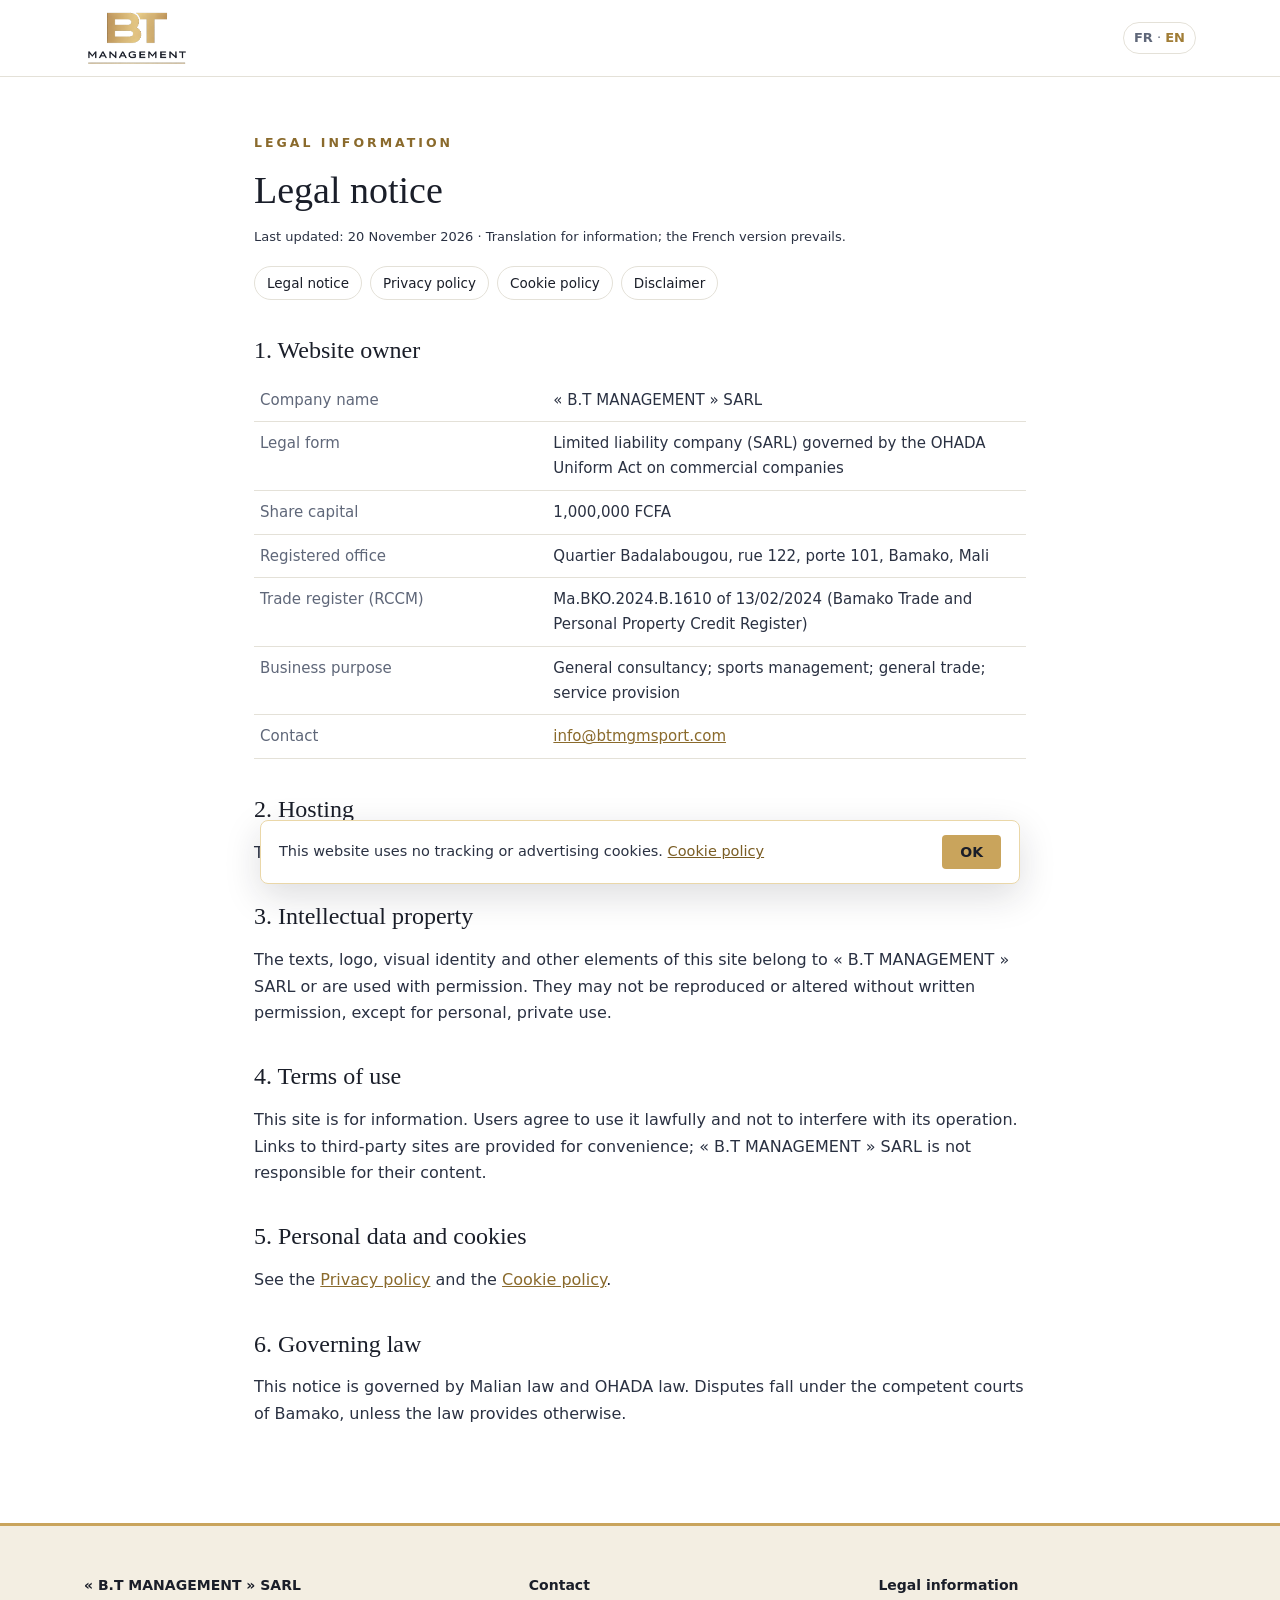
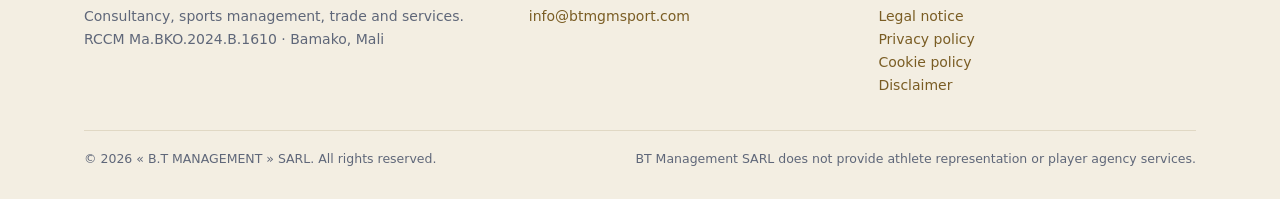
<file: legal/en/notice.html>
<!DOCTYPE html>
<html lang="en"><head><meta charset="utf-8"><meta name="viewport" content="width=device-width, initial-scale=1"><title>Legal notice | BT Management SARL</title>
<link rel="icon" type="image/png" sizes="32x32" href="/favicon.png"><link rel="stylesheet" href="/assets/site.css">
<link rel="alternate" hreflang="fr" href="https://btmgmsport.com/legal/fr/notice.html"><link rel="alternate" hreflang="en" href="https://btmgmsport.com/legal/en/notice.html"></head>
<body><header class="top"><div class="wrap nav"><a class="brand" href="/en/"><img src="/assets/logo-light.png" alt="BT Management" width="145" height="80"></a><span class="lang"><a href="/legal/fr/notice.html" hreflang="fr" lang="fr">FR</a> · <a href="/legal/en/notice.html" hreflang="en" lang="en" aria-current="true">EN</a></span></div></header>
<main class="doc"><p class="eyebrow">Legal information</p><h1>Legal notice</h1><p class="note">Last updated: 20 November 2026 · Translation for information; the French version prevails.</p><nav class="legalnav"><a href="/legal/en/notice.html">Legal notice</a><a href="/legal/en/privacy.html">Privacy policy</a><a href="/legal/en/cookies.html">Cookie policy</a><a href="/legal/en/disclaimer.html">Disclaimer</a></nav>
<h2>1. Website owner</h2><table><tr><td>Company name</td><td>« B.T MANAGEMENT » SARL</td></tr><tr><td>Legal form</td><td>Limited liability company (SARL) governed by the OHADA Uniform Act on commercial companies</td></tr><tr><td>Share capital</td><td>1,000,000 FCFA</td></tr><tr><td>Registered office</td><td>Quartier Badalabougou, rue 122, porte 101, Bamako, Mali</td></tr><tr><td>Trade register (RCCM)</td><td>Ma.BKO.2024.B.1610 of 13/02/2024 (Bamako Trade and Personal Property Credit Register)</td></tr><tr><td>Business purpose</td><td>General consultancy; sports management; general trade; service provision</td></tr><tr><td>Contact</td><td><a href="mailto:info@btmgmsport.com">info@btmgmsport.com</a></td></tr></table>
<h2>2. Hosting</h2><p>The website is hosted by Netlify, Inc., San Francisco (United States).</p>
<h2>3. Intellectual property</h2><p>The texts, logo, visual identity and other elements of this site belong to « B.T MANAGEMENT » SARL or are used with permission. They may not be reproduced or altered without written permission, except for personal, private use.</p>
<h2>4. Terms of use</h2><p>This site is for information. Users agree to use it lawfully and not to interfere with its operation. Links to third-party sites are provided for convenience; « B.T MANAGEMENT » SARL is not responsible for their content.</p>
<h2>5. Personal data and cookies</h2><p>See the <a href="/legal/en/privacy.html">Privacy policy</a> and the <a href="/legal/en/cookies.html">Cookie policy</a>.</p>
<h2>6. Governing law</h2><p>This notice is governed by Malian law and OHADA law. Disputes fall under the competent courts of Bamako, unless the law provides otherwise.</p></main>
<footer><div class="wrap"><div class="cols"><div><b>« B.T MANAGEMENT » SARL</b><p style="margin:8px 0 0">Consultancy, sports management, trade and services.<br>RCCM Ma.BKO.2024.B.1610 · Bamako, Mali</p></div><div><b>Contact</b><p style="margin:8px 0 0"><a href="mailto:info@btmgmsport.com">info@btmgmsport.com</a></p></div><div><b>Legal information</b><p style="margin:8px 0 0"><a href="/legal/en/notice.html">Legal notice</a><br><a href="/legal/en/privacy.html">Privacy policy</a><br><a href="/legal/en/cookies.html">Cookie policy</a><br><a href="/legal/en/disclaimer.html">Disclaimer</a></p></div></div>
<div class="legal"><span>© 2026 « B.T MANAGEMENT » SARL. All rights reserved.</span><span>BT Management SARL does not provide athlete representation or player agency services.</span></div></div></footer>
<script src="/assets/cookie-notice.js" defer></script></body></html>
</file>
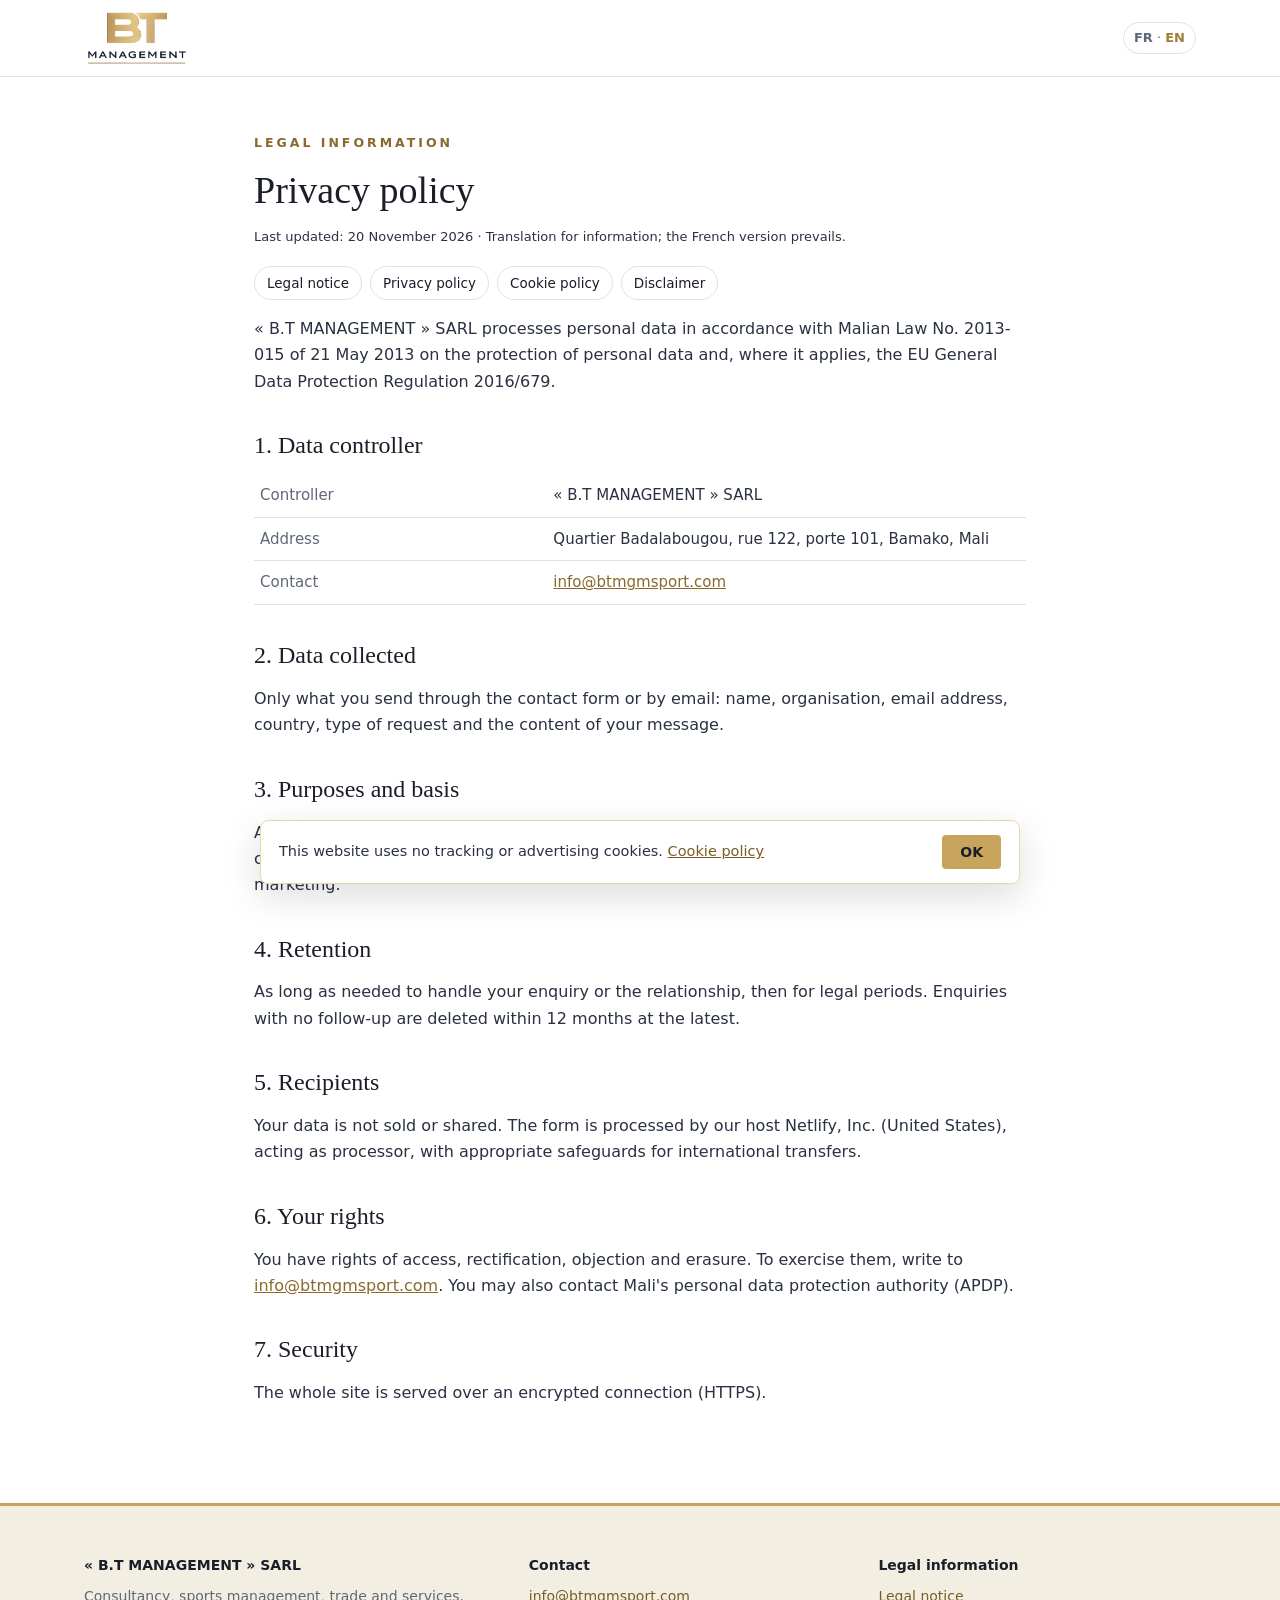
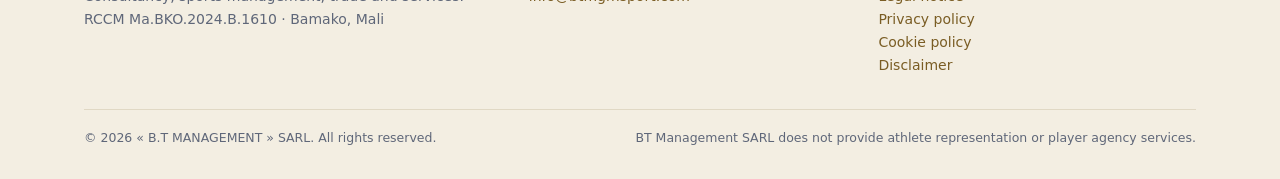
<file: legal/en/privacy.html>
<!DOCTYPE html>
<html lang="en"><head><meta charset="utf-8"><meta name="viewport" content="width=device-width, initial-scale=1"><title>Privacy policy | BT Management SARL</title>
<link rel="icon" type="image/png" sizes="32x32" href="/favicon.png"><link rel="stylesheet" href="/assets/site.css">
<link rel="alternate" hreflang="fr" href="https://btmgmsport.com/legal/fr/privacy.html"><link rel="alternate" hreflang="en" href="https://btmgmsport.com/legal/en/privacy.html"></head>
<body><header class="top"><div class="wrap nav"><a class="brand" href="/en/"><img src="/assets/logo-light.png" alt="BT Management" width="145" height="80"></a><span class="lang"><a href="/legal/fr/privacy.html" hreflang="fr" lang="fr">FR</a> · <a href="/legal/en/privacy.html" hreflang="en" lang="en" aria-current="true">EN</a></span></div></header>
<main class="doc"><p class="eyebrow">Legal information</p><h1>Privacy policy</h1><p class="note">Last updated: 20 November 2026 · Translation for information; the French version prevails.</p><nav class="legalnav"><a href="/legal/en/notice.html">Legal notice</a><a href="/legal/en/privacy.html">Privacy policy</a><a href="/legal/en/cookies.html">Cookie policy</a><a href="/legal/en/disclaimer.html">Disclaimer</a></nav>
<p>« B.T MANAGEMENT » SARL processes personal data in accordance with Malian Law No. 2013-015 of 21 May 2013 on the protection of personal data and, where it applies, the EU General Data Protection Regulation 2016/679.</p>
<h2>1. Data controller</h2><table><tr><td>Controller</td><td>« B.T MANAGEMENT » SARL</td></tr><tr><td>Address</td><td>Quartier Badalabougou, rue 122, porte 101, Bamako, Mali</td></tr><tr><td>Contact</td><td><a href="mailto:info@btmgmsport.com">info@btmgmsport.com</a></td></tr></table>
<h2>2. Data collected</h2><p>Only what you send through the contact form or by email: name, organisation, email address, country, type of request and the content of your message.</p>
<h2>3. Purposes and basis</h2><p>Answering your enquiry (consent) and, where relevant, preparing or carrying out a collaboration (pre-contractual steps and contract). We do no profiling and send no unsolicited marketing.</p>
<h2>4. Retention</h2><p>As long as needed to handle your enquiry or the relationship, then for legal periods. Enquiries with no follow-up are deleted within 12 months at the latest.</p>
<h2>5. Recipients</h2><p>Your data is not sold or shared. The form is processed by our host Netlify, Inc. (United States), acting as processor, with appropriate safeguards for international transfers.</p>
<h2>6. Your rights</h2><p>You have rights of access, rectification, objection and erasure. To exercise them, write to <a href="mailto:info@btmgmsport.com">info@btmgmsport.com</a>. You may also contact Mali's personal data protection authority (APDP).</p>
<h2>7. Security</h2><p>The whole site is served over an encrypted connection (HTTPS).</p></main>
<footer><div class="wrap"><div class="cols"><div><b>« B.T MANAGEMENT » SARL</b><p style="margin:8px 0 0">Consultancy, sports management, trade and services.<br>RCCM Ma.BKO.2024.B.1610 · Bamako, Mali</p></div><div><b>Contact</b><p style="margin:8px 0 0"><a href="mailto:info@btmgmsport.com">info@btmgmsport.com</a></p></div><div><b>Legal information</b><p style="margin:8px 0 0"><a href="/legal/en/notice.html">Legal notice</a><br><a href="/legal/en/privacy.html">Privacy policy</a><br><a href="/legal/en/cookies.html">Cookie policy</a><br><a href="/legal/en/disclaimer.html">Disclaimer</a></p></div></div>
<div class="legal"><span>© 2026 « B.T MANAGEMENT » SARL. All rights reserved.</span><span>BT Management SARL does not provide athlete representation or player agency services.</span></div></div></footer>
<script src="/assets/cookie-notice.js" defer></script></body></html>
</file>
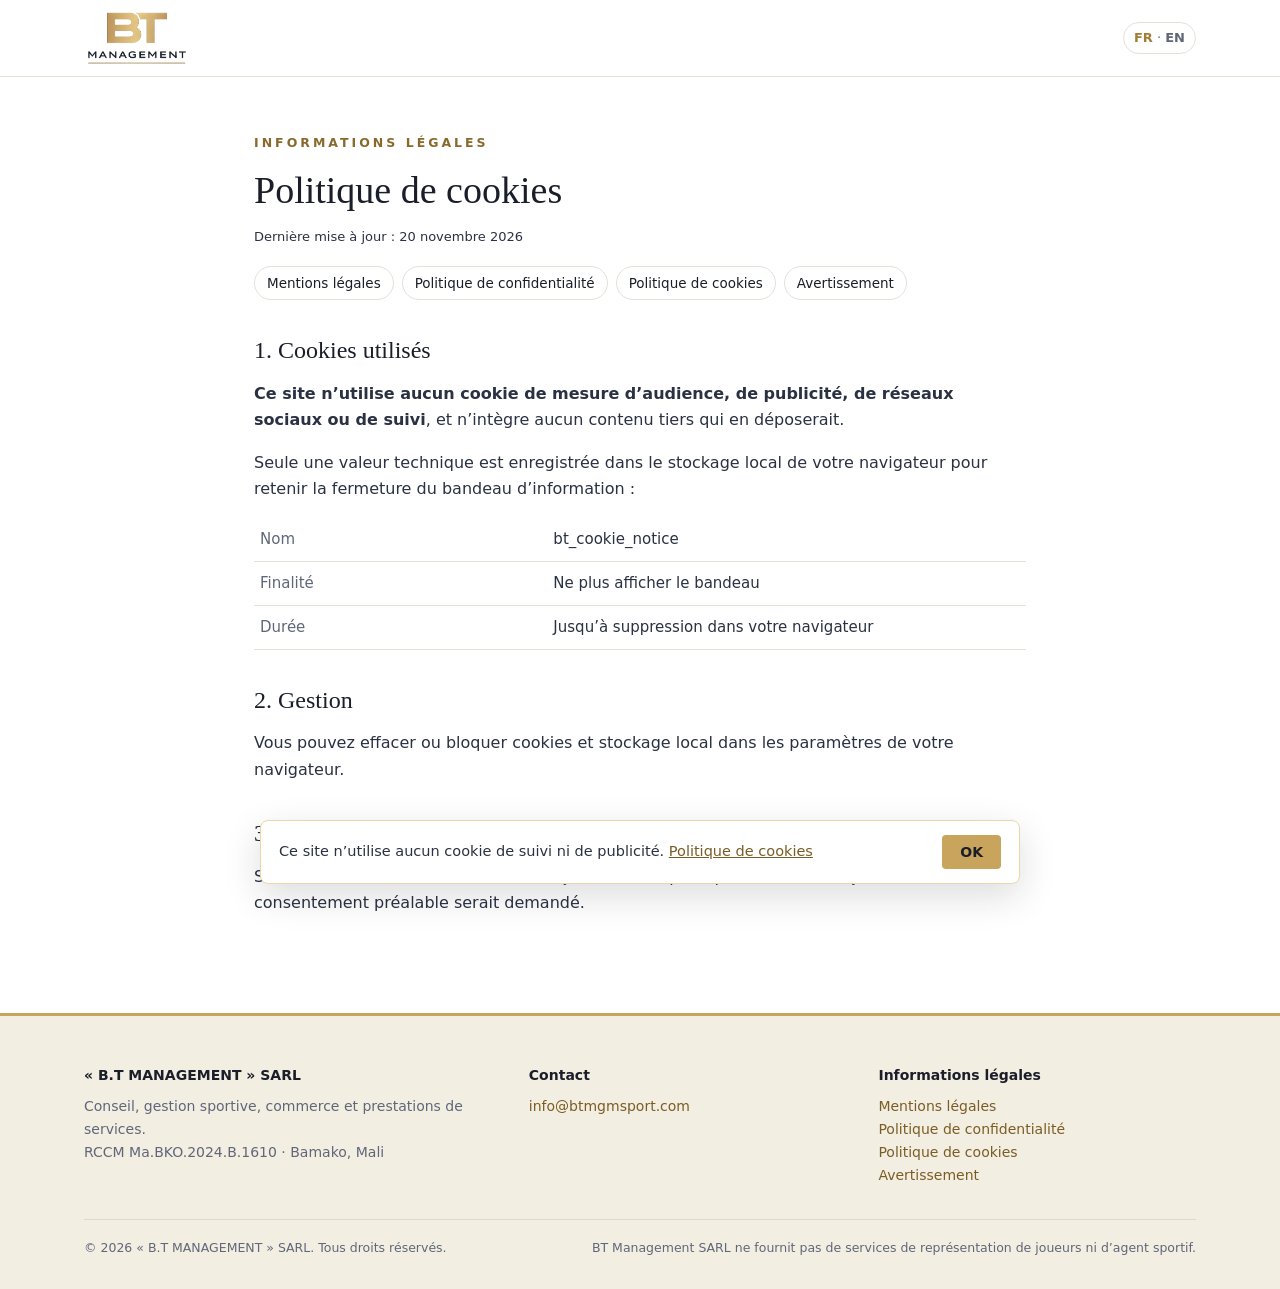
<file: legal/fr/cookies.html>
<!DOCTYPE html>
<html lang="fr"><head><meta charset="utf-8"><meta name="viewport" content="width=device-width, initial-scale=1"><title>Politique de cookies | BT Management SARL</title>
<link rel="icon" type="image/png" sizes="32x32" href="/favicon.png"><link rel="stylesheet" href="/assets/site.css">
<link rel="alternate" hreflang="fr" href="https://btmgmsport.com/legal/fr/cookies.html"><link rel="alternate" hreflang="en" href="https://btmgmsport.com/legal/en/cookies.html"></head>
<body><header class="top"><div class="wrap nav"><a class="brand" href="/"><img src="/assets/logo-light.png" alt="BT Management" width="145" height="80"></a><span class="lang"><a href="/legal/fr/cookies.html" hreflang="fr" lang="fr" aria-current="true">FR</a> · <a href="/legal/en/cookies.html" hreflang="en" lang="en">EN</a></span></div></header>
<main class="doc"><p class="eyebrow">Informations légales</p><h1>Politique de cookies</h1><p class="note">Dernière mise à jour : 20 novembre 2026</p><nav class="legalnav"><a href="/legal/fr/notice.html">Mentions légales</a><a href="/legal/fr/privacy.html">Politique de confidentialité</a><a href="/legal/fr/cookies.html">Politique de cookies</a><a href="/legal/fr/disclaimer.html">Avertissement</a></nav>
<h2>1. Cookies utilisés</h2><p><strong>Ce site n’utilise aucun cookie de mesure d’audience, de publicité, de réseaux sociaux ou de suivi</strong>, et n’intègre aucun contenu tiers qui en déposerait.</p>
<p>Seule une valeur technique est enregistrée dans le stockage local de votre navigateur pour retenir la fermeture du bandeau d’information :</p>
<table><tr><td>Nom</td><td>bt_cookie_notice</td></tr><tr><td>Finalité</td><td>Ne plus afficher le bandeau</td></tr><tr><td>Durée</td><td>Jusqu’à suppression dans votre navigateur</td></tr></table>
<h2>2. Gestion</h2><p>Vous pouvez effacer ou bloquer cookies et stockage local dans les paramètres de votre navigateur.</p>
<h2>3. Évolution</h2><p>Si des cookies non essentiels étaient ajoutés, cette politique serait mise à jour et votre consentement préalable serait demandé.</p></main>
<footer><div class="wrap"><div class="cols"><div><b>« B.T MANAGEMENT » SARL</b><p style="margin:8px 0 0">Conseil, gestion sportive, commerce et prestations de services.<br>RCCM Ma.BKO.2024.B.1610 · Bamako, Mali</p></div><div><b>Contact</b><p style="margin:8px 0 0"><a href="mailto:info@btmgmsport.com">info@btmgmsport.com</a></p></div><div><b>Informations légales</b><p style="margin:8px 0 0"><a href="/legal/fr/notice.html">Mentions légales</a><br><a href="/legal/fr/privacy.html">Politique de confidentialité</a><br><a href="/legal/fr/cookies.html">Politique de cookies</a><br><a href="/legal/fr/disclaimer.html">Avertissement</a></p></div></div>
<div class="legal"><span>© 2026 « B.T MANAGEMENT » SARL. Tous droits réservés.</span><span>BT Management SARL ne fournit pas de services de représentation de joueurs ni d’agent sportif.</span></div></div></footer>
<script src="/assets/cookie-notice.js" defer></script></body></html>
</file>
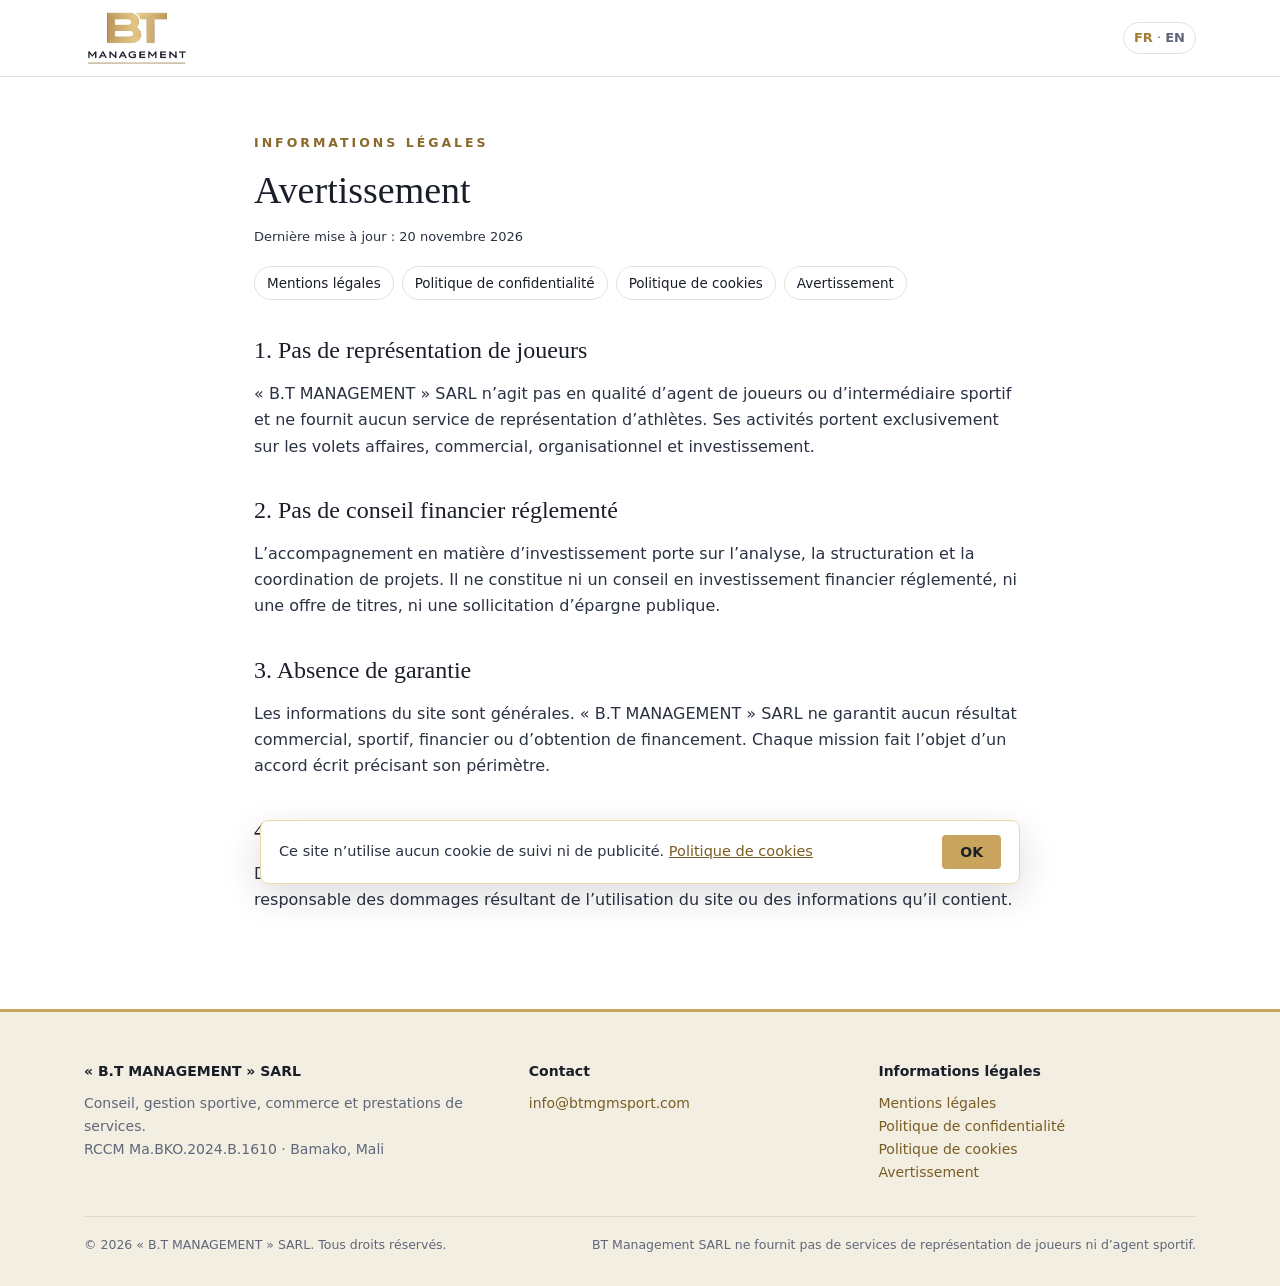
<file: legal/fr/disclaimer.html>
<!DOCTYPE html>
<html lang="fr"><head><meta charset="utf-8"><meta name="viewport" content="width=device-width, initial-scale=1"><title>Avertissement | BT Management SARL</title>
<link rel="icon" type="image/png" sizes="32x32" href="/favicon.png"><link rel="stylesheet" href="/assets/site.css">
<link rel="alternate" hreflang="fr" href="https://btmgmsport.com/legal/fr/disclaimer.html"><link rel="alternate" hreflang="en" href="https://btmgmsport.com/legal/en/disclaimer.html"></head>
<body><header class="top"><div class="wrap nav"><a class="brand" href="/"><img src="/assets/logo-light.png" alt="BT Management" width="145" height="80"></a><span class="lang"><a href="/legal/fr/disclaimer.html" hreflang="fr" lang="fr" aria-current="true">FR</a> · <a href="/legal/en/disclaimer.html" hreflang="en" lang="en">EN</a></span></div></header>
<main class="doc"><p class="eyebrow">Informations légales</p><h1>Avertissement</h1><p class="note">Dernière mise à jour : 20 novembre 2026</p><nav class="legalnav"><a href="/legal/fr/notice.html">Mentions légales</a><a href="/legal/fr/privacy.html">Politique de confidentialité</a><a href="/legal/fr/cookies.html">Politique de cookies</a><a href="/legal/fr/disclaimer.html">Avertissement</a></nav>
<h2>1. Pas de représentation de joueurs</h2><p>« B.T MANAGEMENT » SARL n’agit pas en qualité d’agent de joueurs ou d’intermédiaire sportif et ne fournit aucun service de représentation d’athlètes. Ses activités portent exclusivement sur les volets affaires, commercial, organisationnel et investissement.</p>
<h2>2. Pas de conseil financier réglementé</h2><p>L’accompagnement en matière d’investissement porte sur l’analyse, la structuration et la coordination de projets. Il ne constitue ni un conseil en investissement financier réglementé, ni une offre de titres, ni une sollicitation d’épargne publique.</p>
<h2>3. Absence de garantie</h2><p>Les informations du site sont générales. « B.T MANAGEMENT » SARL ne garantit aucun résultat commercial, sportif, financier ou d’obtention de financement. Chaque mission fait l’objet d’un accord écrit précisant son périmètre.</p>
<h2>4. Responsabilité</h2><p>Dans les limites permises par la loi, « B.T MANAGEMENT » SARL ne saurait être tenue responsable des dommages résultant de l’utilisation du site ou des informations qu’il contient.</p></main>
<footer><div class="wrap"><div class="cols"><div><b>« B.T MANAGEMENT » SARL</b><p style="margin:8px 0 0">Conseil, gestion sportive, commerce et prestations de services.<br>RCCM Ma.BKO.2024.B.1610 · Bamako, Mali</p></div><div><b>Contact</b><p style="margin:8px 0 0"><a href="mailto:info@btmgmsport.com">info@btmgmsport.com</a></p></div><div><b>Informations légales</b><p style="margin:8px 0 0"><a href="/legal/fr/notice.html">Mentions légales</a><br><a href="/legal/fr/privacy.html">Politique de confidentialité</a><br><a href="/legal/fr/cookies.html">Politique de cookies</a><br><a href="/legal/fr/disclaimer.html">Avertissement</a></p></div></div>
<div class="legal"><span>© 2026 « B.T MANAGEMENT » SARL. Tous droits réservés.</span><span>BT Management SARL ne fournit pas de services de représentation de joueurs ni d’agent sportif.</span></div></div></footer>
<script src="/assets/cookie-notice.js" defer></script></body></html>
</file>
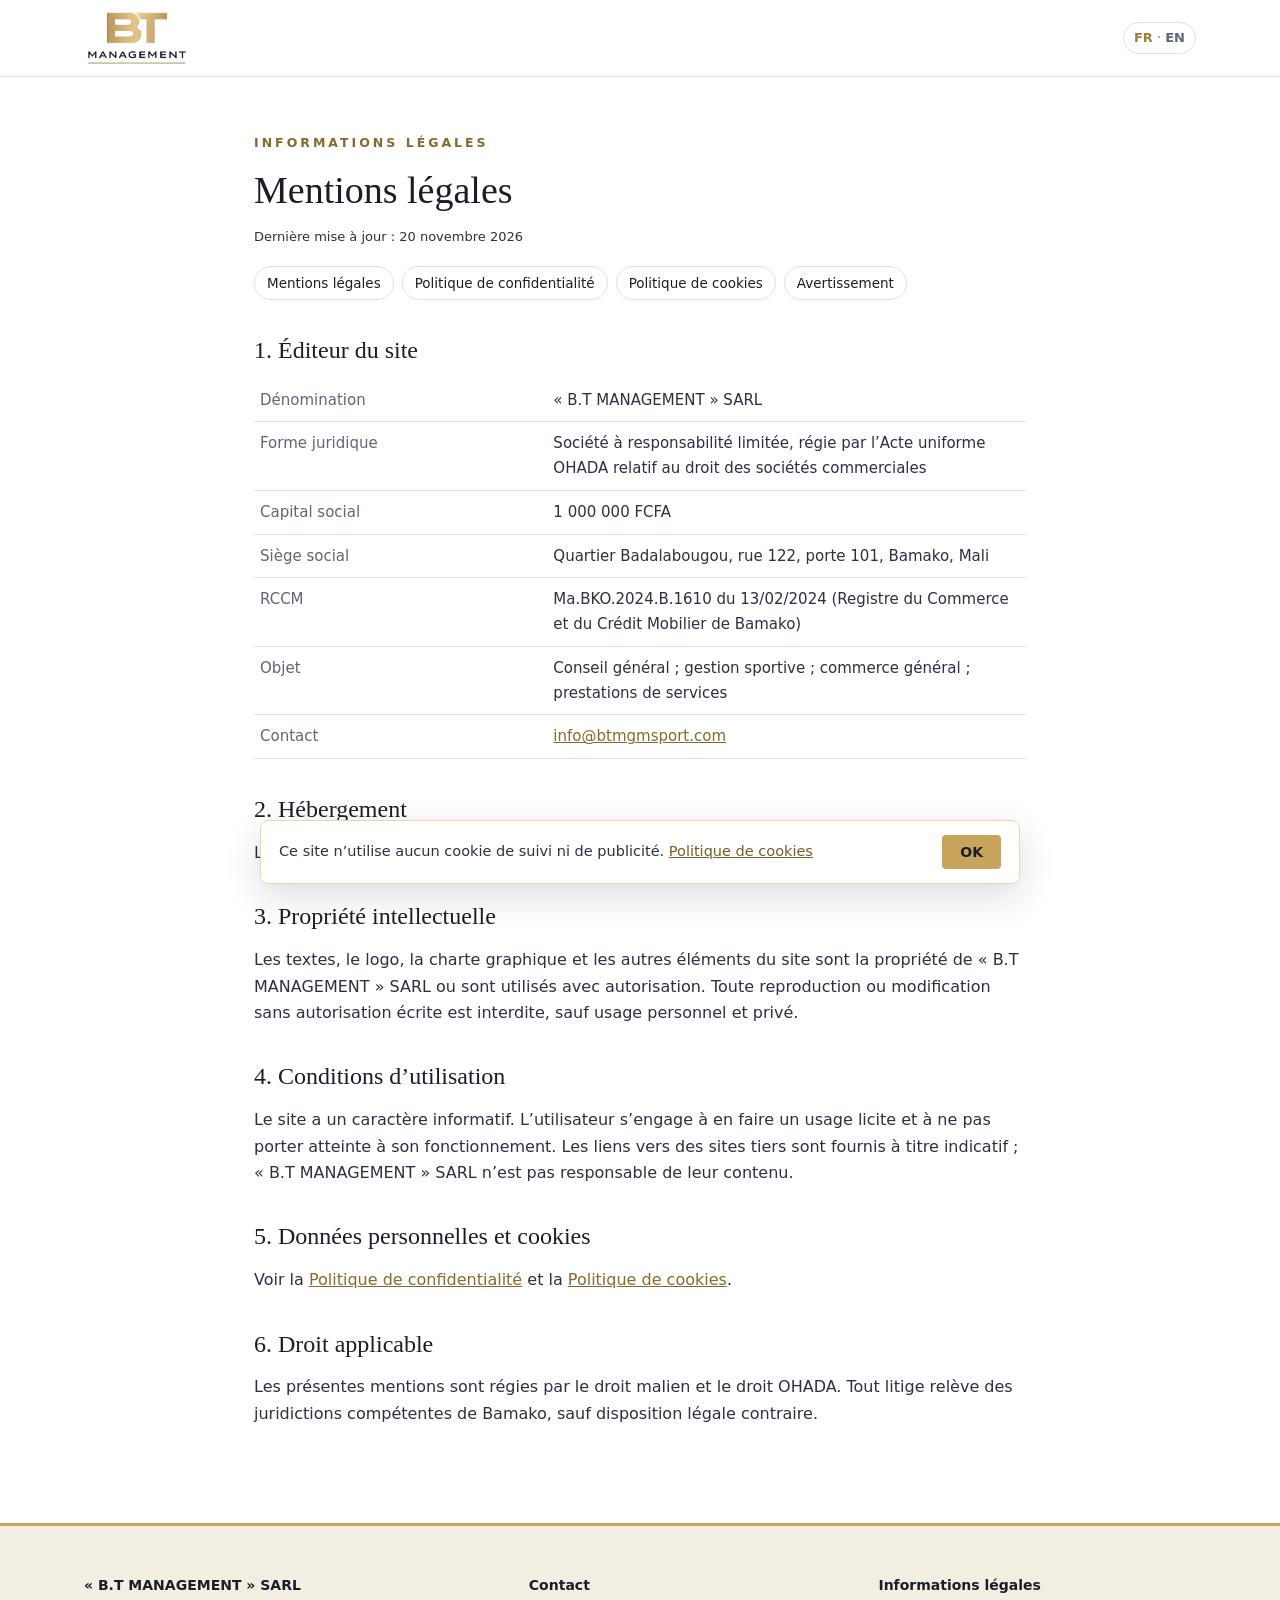
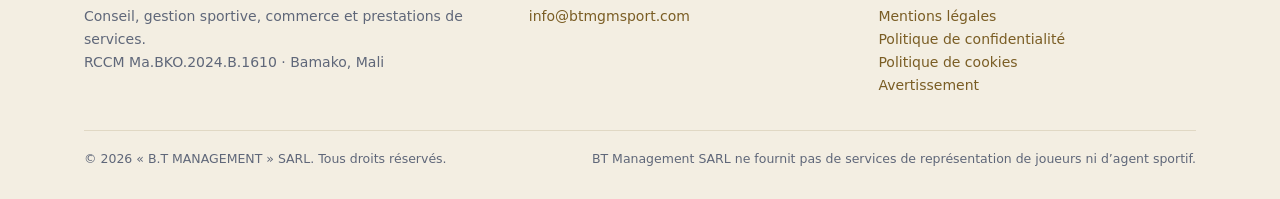
<file: legal/fr/notice.html>
<!DOCTYPE html>
<html lang="fr"><head><meta charset="utf-8"><meta name="viewport" content="width=device-width, initial-scale=1"><title>Mentions légales | BT Management SARL</title>
<link rel="icon" type="image/png" sizes="32x32" href="/favicon.png"><link rel="stylesheet" href="/assets/site.css">
<link rel="alternate" hreflang="fr" href="https://btmgmsport.com/legal/fr/notice.html"><link rel="alternate" hreflang="en" href="https://btmgmsport.com/legal/en/notice.html"></head>
<body><header class="top"><div class="wrap nav"><a class="brand" href="/"><img src="/assets/logo-light.png" alt="BT Management" width="145" height="80"></a><span class="lang"><a href="/legal/fr/notice.html" hreflang="fr" lang="fr" aria-current="true">FR</a> · <a href="/legal/en/notice.html" hreflang="en" lang="en">EN</a></span></div></header>
<main class="doc"><p class="eyebrow">Informations légales</p><h1>Mentions légales</h1><p class="note">Dernière mise à jour : 20 novembre 2026</p><nav class="legalnav"><a href="/legal/fr/notice.html">Mentions légales</a><a href="/legal/fr/privacy.html">Politique de confidentialité</a><a href="/legal/fr/cookies.html">Politique de cookies</a><a href="/legal/fr/disclaimer.html">Avertissement</a></nav>
<h2>1. Éditeur du site</h2><table><tr><td>Dénomination</td><td>« B.T MANAGEMENT » SARL</td></tr><tr><td>Forme juridique</td><td>Société à responsabilité limitée, régie par l’Acte uniforme OHADA relatif au droit des sociétés commerciales</td></tr><tr><td>Capital social</td><td>1 000 000 FCFA</td></tr><tr><td>Siège social</td><td>Quartier Badalabougou, rue 122, porte 101, Bamako, Mali</td></tr><tr><td>RCCM</td><td>Ma.BKO.2024.B.1610 du 13/02/2024 (Registre du Commerce et du Crédit Mobilier de Bamako)</td></tr><tr><td>Objet</td><td>Conseil général ; gestion sportive ; commerce général ; prestations de services</td></tr><tr><td>Contact</td><td><a href="mailto:info@btmgmsport.com">info@btmgmsport.com</a></td></tr></table>
<h2>2. Hébergement</h2><p>Le site est hébergé par Netlify, Inc., San Francisco (États-Unis).</p>
<h2>3. Propriété intellectuelle</h2><p>Les textes, le logo, la charte graphique et les autres éléments du site sont la propriété de « B.T MANAGEMENT » SARL ou sont utilisés avec autorisation. Toute reproduction ou modification sans autorisation écrite est interdite, sauf usage personnel et privé.</p>
<h2>4. Conditions d’utilisation</h2><p>Le site a un caractère informatif. L’utilisateur s’engage à en faire un usage licite et à ne pas porter atteinte à son fonctionnement. Les liens vers des sites tiers sont fournis à titre indicatif ; « B.T MANAGEMENT » SARL n’est pas responsable de leur contenu.</p>
<h2>5. Données personnelles et cookies</h2><p>Voir la <a href="/legal/fr/privacy.html">Politique de confidentialité</a> et la <a href="/legal/fr/cookies.html">Politique de cookies</a>.</p>
<h2>6. Droit applicable</h2><p>Les présentes mentions sont régies par le droit malien et le droit OHADA. Tout litige relève des juridictions compétentes de Bamako, sauf disposition légale contraire.</p></main>
<footer><div class="wrap"><div class="cols"><div><b>« B.T MANAGEMENT » SARL</b><p style="margin:8px 0 0">Conseil, gestion sportive, commerce et prestations de services.<br>RCCM Ma.BKO.2024.B.1610 · Bamako, Mali</p></div><div><b>Contact</b><p style="margin:8px 0 0"><a href="mailto:info@btmgmsport.com">info@btmgmsport.com</a></p></div><div><b>Informations légales</b><p style="margin:8px 0 0"><a href="/legal/fr/notice.html">Mentions légales</a><br><a href="/legal/fr/privacy.html">Politique de confidentialité</a><br><a href="/legal/fr/cookies.html">Politique de cookies</a><br><a href="/legal/fr/disclaimer.html">Avertissement</a></p></div></div>
<div class="legal"><span>© 2026 « B.T MANAGEMENT » SARL. Tous droits réservés.</span><span>BT Management SARL ne fournit pas de services de représentation de joueurs ni d’agent sportif.</span></div></div></footer>
<script src="/assets/cookie-notice.js" defer></script></body></html>
</file>
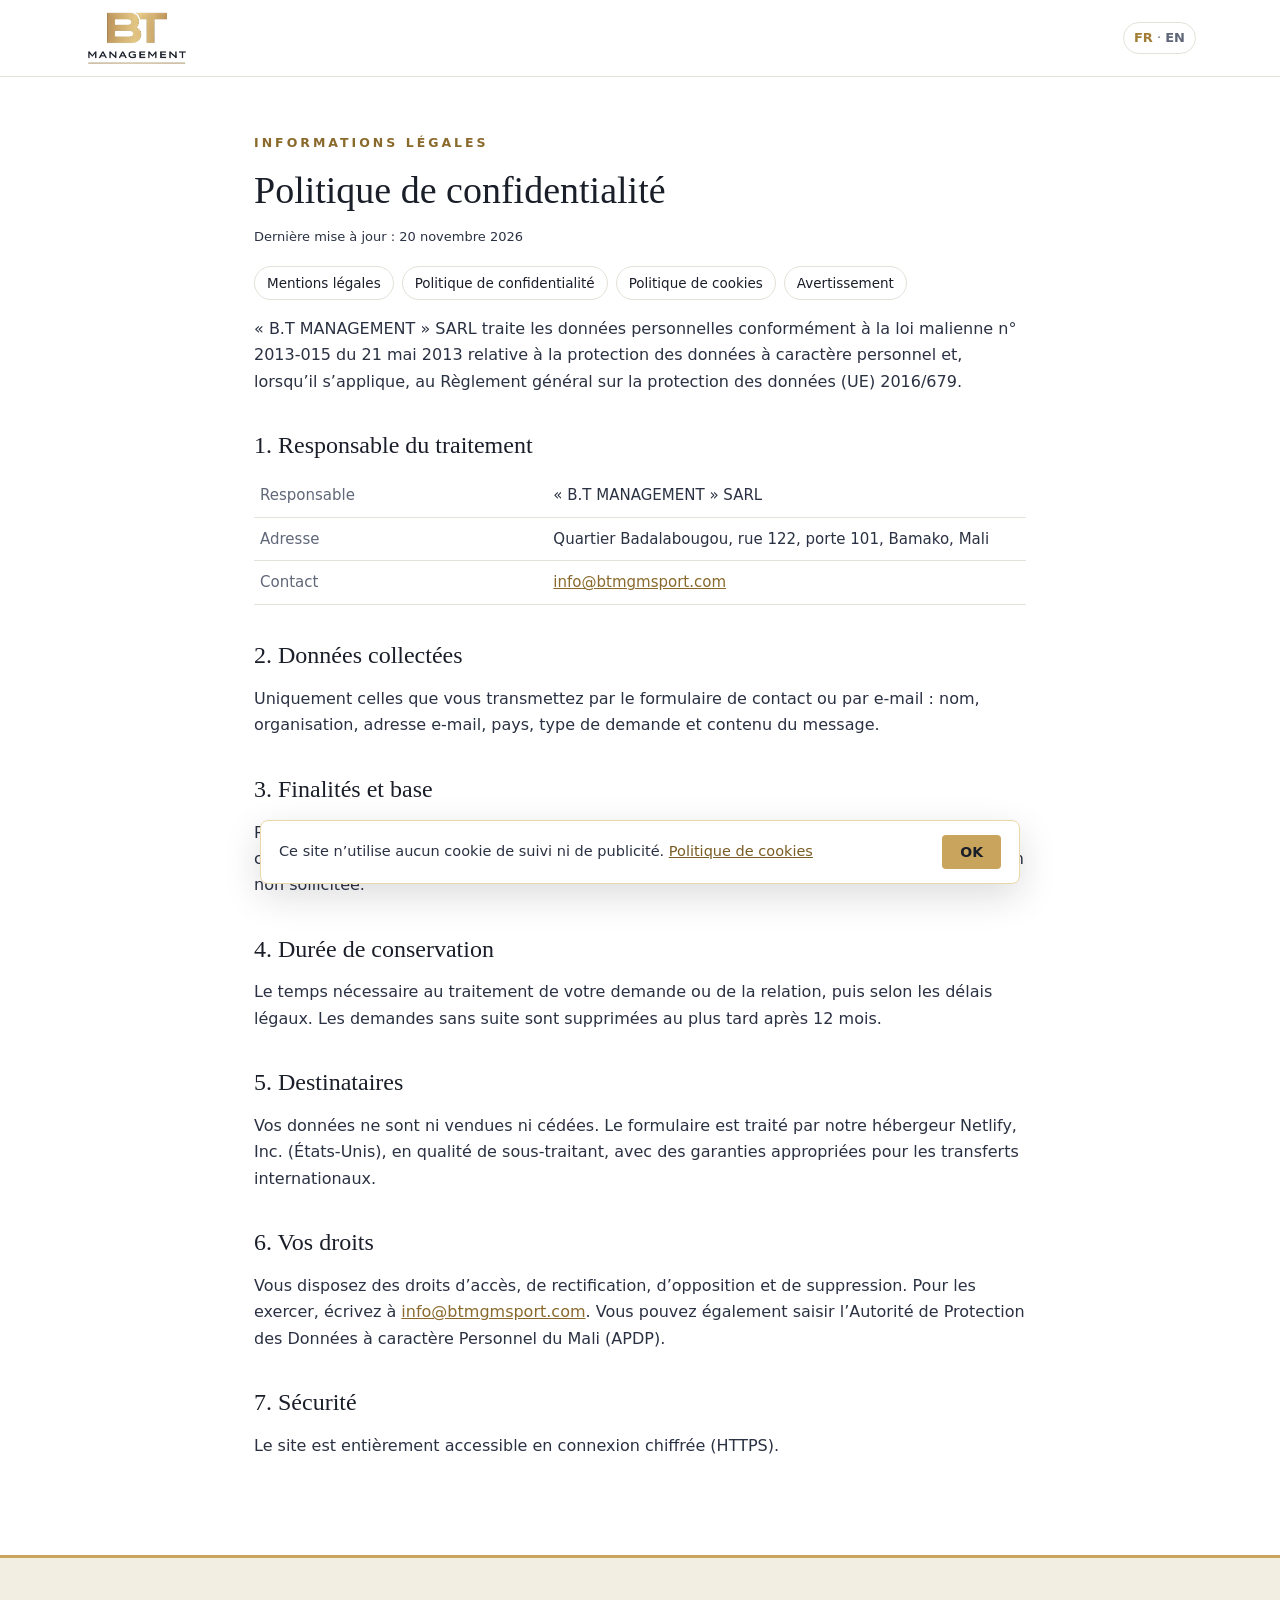
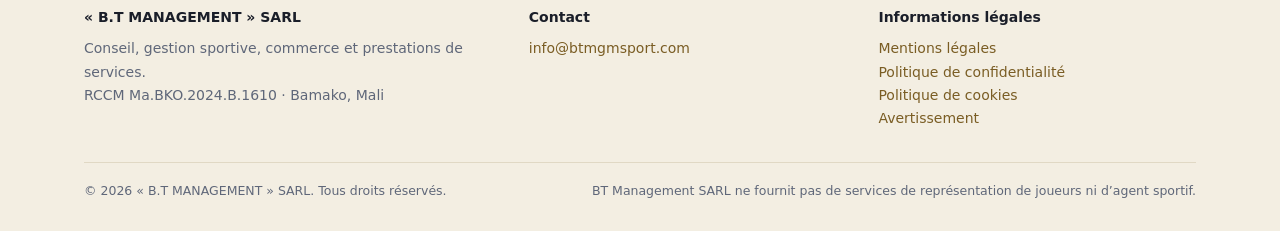
<file: legal/fr/privacy.html>
<!DOCTYPE html>
<html lang="fr"><head><meta charset="utf-8"><meta name="viewport" content="width=device-width, initial-scale=1"><title>Politique de confidentialité | BT Management SARL</title>
<link rel="icon" type="image/png" sizes="32x32" href="/favicon.png"><link rel="stylesheet" href="/assets/site.css">
<link rel="alternate" hreflang="fr" href="https://btmgmsport.com/legal/fr/privacy.html"><link rel="alternate" hreflang="en" href="https://btmgmsport.com/legal/en/privacy.html"></head>
<body><header class="top"><div class="wrap nav"><a class="brand" href="/"><img src="/assets/logo-light.png" alt="BT Management" width="145" height="80"></a><span class="lang"><a href="/legal/fr/privacy.html" hreflang="fr" lang="fr" aria-current="true">FR</a> · <a href="/legal/en/privacy.html" hreflang="en" lang="en">EN</a></span></div></header>
<main class="doc"><p class="eyebrow">Informations légales</p><h1>Politique de confidentialité</h1><p class="note">Dernière mise à jour : 20 novembre 2026</p><nav class="legalnav"><a href="/legal/fr/notice.html">Mentions légales</a><a href="/legal/fr/privacy.html">Politique de confidentialité</a><a href="/legal/fr/cookies.html">Politique de cookies</a><a href="/legal/fr/disclaimer.html">Avertissement</a></nav>
<p>« B.T MANAGEMENT » SARL traite les données personnelles conformément à la loi malienne n° 2013-015 du 21 mai 2013 relative à la protection des données à caractère personnel et, lorsqu’il s’applique, au Règlement général sur la protection des données (UE) 2016/679.</p>
<h2>1. Responsable du traitement</h2><table><tr><td>Responsable</td><td>« B.T MANAGEMENT » SARL</td></tr><tr><td>Adresse</td><td>Quartier Badalabougou, rue 122, porte 101, Bamako, Mali</td></tr><tr><td>Contact</td><td><a href="mailto:info@btmgmsport.com">info@btmgmsport.com</a></td></tr></table>
<h2>2. Données collectées</h2><p>Uniquement celles que vous transmettez par le formulaire de contact ou par e-mail : nom, organisation, adresse e-mail, pays, type de demande et contenu du message.</p>
<h2>3. Finalités et base</h2><p>Répondre à votre demande (consentement) et, le cas échéant, préparer ou exécuter une collaboration (mesures précontractuelles et contrat). Nous ne faisons ni profilage ni prospection non sollicitée.</p>
<h2>4. Durée de conservation</h2><p>Le temps nécessaire au traitement de votre demande ou de la relation, puis selon les délais légaux. Les demandes sans suite sont supprimées au plus tard après 12 mois.</p>
<h2>5. Destinataires</h2><p>Vos données ne sont ni vendues ni cédées. Le formulaire est traité par notre hébergeur Netlify, Inc. (États-Unis), en qualité de sous-traitant, avec des garanties appropriées pour les transferts internationaux.</p>
<h2>6. Vos droits</h2><p>Vous disposez des droits d’accès, de rectification, d’opposition et de suppression. Pour les exercer, écrivez à <a href="mailto:info@btmgmsport.com">info@btmgmsport.com</a>. Vous pouvez également saisir l’Autorité de Protection des Données à caractère Personnel du Mali (APDP).</p>
<h2>7. Sécurité</h2><p>Le site est entièrement accessible en connexion chiffrée (HTTPS).</p></main>
<footer><div class="wrap"><div class="cols"><div><b>« B.T MANAGEMENT » SARL</b><p style="margin:8px 0 0">Conseil, gestion sportive, commerce et prestations de services.<br>RCCM Ma.BKO.2024.B.1610 · Bamako, Mali</p></div><div><b>Contact</b><p style="margin:8px 0 0"><a href="mailto:info@btmgmsport.com">info@btmgmsport.com</a></p></div><div><b>Informations légales</b><p style="margin:8px 0 0"><a href="/legal/fr/notice.html">Mentions légales</a><br><a href="/legal/fr/privacy.html">Politique de confidentialité</a><br><a href="/legal/fr/cookies.html">Politique de cookies</a><br><a href="/legal/fr/disclaimer.html">Avertissement</a></p></div></div>
<div class="legal"><span>© 2026 « B.T MANAGEMENT » SARL. Tous droits réservés.</span><span>BT Management SARL ne fournit pas de services de représentation de joueurs ni d’agent sportif.</span></div></div></footer>
<script src="/assets/cookie-notice.js" defer></script></body></html>
</file>
<file: assets/site.css>
:root{
  --bg:#1a1e29;--bg-2:#222737;--bg-3:#2a3043;--gold:#c9a45c;--gold-2:#e2c27f;
  --ink:#1a1e29;--text:#2a3142;--muted:#5f6779;--line:#e4e1d8;--paper:#faf8f3;--white:#fff;
  --serif:Georgia,"Times New Roman",serif;--sans:"Inter","Segoe UI",system-ui,-apple-system,Roboto,Arial,sans-serif;--max:1160px;
}
*{box-sizing:border-box}html{scroll-behavior:smooth}
body{margin:0;font:16px/1.65 var(--sans);color:var(--text);background:var(--white);-webkit-font-smoothing:antialiased}
img{max-width:100%;height:auto;display:block}a{color:#8a6a2c}
.wrap{max-width:var(--max);margin:0 auto;padding:0 24px}
.skip{position:absolute;left:-999px}.skip:focus{left:16px;top:12px;background:#fff;padding:8px 12px;z-index:50}

header.top{position:sticky;top:0;z-index:20;background:rgba(255,255,255,.96);backdrop-filter:blur(8px);border-bottom:1px solid var(--line)}
.nav{display:flex;align-items:center;justify-content:space-between;gap:20px;height:76px}
.brand img{height:58px;width:auto}
.links{display:flex;align-items:center;gap:26px}
.links a{color:var(--ink);text-decoration:none;font-size:14.5px;font-weight:500}
.links a:hover{color:#a17d36}
.lang{font-size:13px;border:1px solid var(--line);border-radius:999px;padding:4px 10px;color:var(--muted)}
.lang a{color:var(--muted)!important;font-weight:600;text-decoration:none}.lang a[aria-current]{color:#a17d36!important}
.btn{display:inline-block;background:var(--gold);color:var(--ink)!important;text-decoration:none;border:0;border-radius:4px;padding:13px 22px;font:600 15px var(--sans);cursor:pointer;letter-spacing:.01em}
.btn:hover{background:var(--gold-2)}
.btn.ghost{background:#fff;color:var(--ink)!important;border:1.5px solid var(--ink)}
.btn.ghost:hover{border-color:#a17d36;color:#a17d36!important}
.btn.dark{background:var(--bg);color:#fff!important}.btn.dark:hover{background:var(--bg-3)}
.btn.small{padding:9px 16px;font-size:14px}
.menu{display:none;background:#fff;border:1px solid var(--line);border-radius:4px;padding:8px 10px;font:600 14px var(--sans);color:var(--ink)}

.hero{background:linear-gradient(90deg,rgba(255,250,240,.96) 0%,rgba(255,250,240,.9) 36%,rgba(255,250,240,.55) 55%,rgba(255,250,240,.05) 78%),url(/assets/hero-niger.jpg) center 60%/cover no-repeat,#f3d9a4;background-attachment:scroll,fixed;color:var(--text);border-bottom:1px solid var(--line)}
.hero .wrap{padding-top:96px;padding-bottom:96px;max-width:var(--max)}
.eyebrow{font-size:12.5px;letter-spacing:.24em;text-transform:uppercase;color:#a17d36;font-weight:600;margin:0 0 14px}
h1,h2,h3{font-family:var(--serif);font-weight:400;line-height:1.2;color:var(--ink)}
.hero h1{color:var(--ink);font-size:clamp(36px,4.6vw,56px);margin:0 0 22px;max-width:660px;letter-spacing:-.01em}
.hero h1 em{font-style:normal;color:#a17d36}
.lead{font-size:19px;color:var(--muted);max-width:600px;margin:0 0 32px}
.cta{display:flex;gap:12px;flex-wrap:wrap}
.notice{margin-top:40px;font-size:13.5px;color:var(--muted);border-left:2px solid var(--gold);padding-left:12px;max-width:640px}

.facts{background:linear-gradient(90deg,#c9a45c,#e2c27f);color:var(--ink)}
.facts .wrap{display:grid;grid-template-columns:repeat(4,1fr)}
.fact{padding:22px 20px;border-left:1px solid rgba(26,30,41,.15)}.fact:first-child{border-left:0}
.fact span{display:block;font-size:11.5px;letter-spacing:.2em;text-transform:uppercase;color:rgba(26,30,41,.7);font-weight:600}
.fact strong{display:block;font:400 18px var(--serif);margin-top:4px;color:var(--ink)}

section{padding:88px 0}section.alt{background:var(--paper)}
h2{font-size:clamp(28px,3.2vw,40px);margin:0 0 14px}h3{font-size:21px;margin:0 0 8px}
.intro{max-width:760px;margin-bottom:44px}.intro>p:not(.eyebrow){color:var(--muted);font-size:17.5px;margin:0}

.grid{display:grid;grid-template-columns:repeat(3,1fr);gap:20px}
.card{background:#fff;border:1px solid var(--line);border-radius:6px;padding:28px;position:relative}
.card:before{content:"";position:absolute;left:28px;top:0;width:40px;height:3px;background:var(--gold)}
.card .tag{font:600 11.5px var(--sans);letter-spacing:.18em;text-transform:uppercase;color:#8a6a2c;margin:6px 0 10px;display:block}
.card p{color:var(--muted);margin:0;font-size:15.5px}

.who{display:grid;grid-template-columns:repeat(4,1fr);gap:20px}
.who div{border-top:2px solid var(--ink);padding-top:16px}.who p{color:var(--muted);font-size:15px;margin:0}

.steps{display:grid;grid-template-columns:repeat(4,1fr);gap:16px;counter-reset:s}
.step{background:#fff;border:1px solid var(--line);border-radius:6px;padding:22px 20px}
.step:before{counter-increment:s;content:"0" counter(s);display:block;font:400 30px var(--serif);color:var(--gold);margin-bottom:8px}
.step h3{font-size:18px}.step p{margin:0;color:var(--muted);font-size:14.5px}

.split{display:grid;grid-template-columns:1fr 1fr;gap:56px;align-items:start}
.panel{background:linear-gradient(160deg,#fbf3df,#f3e3bd);color:var(--text);border:1px solid #ead7a8;border-radius:8px;padding:34px}
.panel h3{color:var(--ink)}.panel ul{padding-left:18px;margin:12px 0 0}.panel li{margin:6px 0}
.idcard{background:#fff;border:1px solid var(--line);border-radius:8px;padding:28px}
.idcard dl{display:grid;grid-template-columns:auto 1fr;gap:8px 16px;margin:0;font-size:14.5px}
.idcard dt{color:var(--muted);font-weight:600}.idcard dd{margin:0}

.contact{display:grid;grid-template-columns:.9fr 1.1fr;gap:56px}
form{display:grid;gap:14px}
label{font-size:14px;font-weight:600;color:var(--ink);display:grid;gap:6px}
input,select,textarea{font:inherit;padding:12px 14px;border:1px solid #d3cfc4;border-radius:4px;background:#fff;color:var(--ink);width:100%}
textarea{min-height:130px;resize:vertical}.row{display:grid;grid-template-columns:1fr 1fr;gap:14px}
.note{font-size:13px;color:var(--muted)}.hp{position:absolute;left:-5000px}

footer{background:#f3eee2;color:var(--muted);border-top:3px solid var(--gold);padding:48px 0 30px;font-size:14px}
footer .cols{display:grid;grid-template-columns:1.3fr 1fr 1fr;gap:32px}
footer b{color:var(--ink);font-weight:600}footer a{color:#7a5d24;text-decoration:none}footer a:hover{text-decoration:underline}
footer .legal{border-top:1px solid #e0d8c4;margin-top:32px;padding-top:18px;font-size:12.5px;color:var(--muted);display:flex;justify-content:space-between;gap:16px;flex-wrap:wrap}

.doc{max-width:820px;padding:56px 24px 80px;margin:0 auto}
.doc h1{font-size:38px;margin:0 0 10px}.doc h2{font-size:24px;margin-top:36px}
.doc p,.doc li{color:var(--text)}
.doc table{border-collapse:collapse;width:100%;font-size:15px}.doc td{border-bottom:1px solid var(--line);padding:9px 6px;vertical-align:top}.doc td:first-child{color:var(--muted);width:38%}
.legalnav{display:flex;flex-wrap:wrap;gap:8px;margin:18px 0 8px}
.legalnav a{font-size:13.5px;text-decoration:none;border:1px solid var(--line);border-radius:999px;padding:5px 12px;color:var(--ink)}
.legalnav a:hover{background:var(--paper)}
.doc .eyebrow{color:#8a6a2c}

.cookiebar{position:fixed;left:16px;right:16px;bottom:16px;z-index:60;max-width:760px;margin:0 auto;background:#fff;color:var(--text);border:1px solid #ead7a8;border-radius:8px;box-shadow:0 12px 36px rgba(26,30,41,.15);display:flex;align-items:center;gap:16px;padding:14px 18px;font-size:14.5px}
.cookiebar p{margin:0;flex:1}.cookiebar a{color:#7a5d24}
.cookiebar button{background:var(--gold);color:var(--ink);border:0;border-radius:4px;padding:9px 18px;font:600 14px var(--sans);cursor:pointer}

@media (max-width:980px){
  .grid{grid-template-columns:1fr 1fr}.who{grid-template-columns:1fr 1fr}.steps{grid-template-columns:1fr 1fr}
  .split,.contact{grid-template-columns:1fr}.facts .wrap{grid-template-columns:1fr 1fr}.fact:nth-child(3){border-left:0}
  footer .cols{grid-template-columns:1fr}
}
@media (max-width:760px){
  .links{display:none;position:absolute;top:76px;left:0;right:0;background:#fff;flex-direction:column;align-items:flex-start;padding:18px 24px;border-bottom:1px solid rgba(201,164,92,.25);gap:14px}
  .links.open{display:flex}.menu{display:block}
  .grid,.who,.steps,.row{grid-template-columns:1fr}
  section{padding:64px 0}.hero .wrap{padding-top:56px;padding-bottom:220px}
  .hero{background:linear-gradient(180deg,rgba(255,250,240,.94) 0%,rgba(255,250,240,.9) 68%,rgba(255,250,240,0) 84%),url(/assets/hero-niger-m.jpg) center bottom/cover no-repeat,#f3d9a4}
  .cookiebar{flex-direction:column;align-items:stretch}
}
@media print{header.top,.cta,form,.cookiebar{display:none}}

/* fixed photo is unreliable on touch devices: keep it scrolling there */
@media (hover:none),(max-width:760px){.hero{background-attachment:scroll!important}}
</file>
